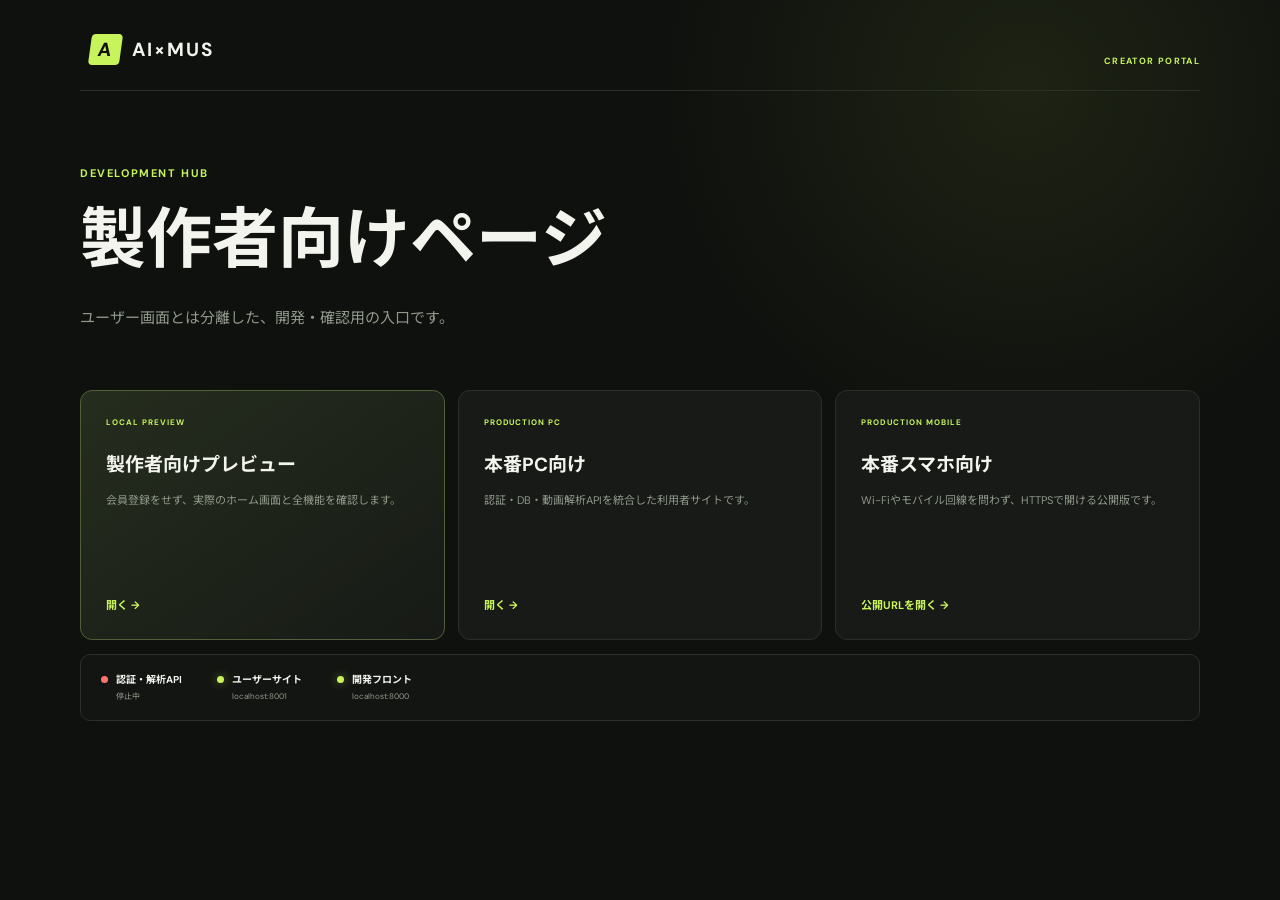
<file: creator.html>
<!doctype html>
<html lang="ja">
<head>
  <meta charset="UTF-8">
  <meta name="viewport" content="width=device-width, initial-scale=1.0">
  <meta name="theme-color" content="#11130f">
  <title>AI×MUS Creator Portal</title>
  <link rel="preconnect" href="https://fonts.googleapis.com">
  <link rel="preconnect" href="https://fonts.gstatic.com" crossorigin>
  <link href="https://fonts.googleapis.com/css2?family=DM+Sans:wght@400;500;600;700&family=Noto+Sans+JP:wght@400;500;600;700&display=swap" rel="stylesheet">
  <link rel="stylesheet" href="styles.css?v=20260615-5">
</head>
<body class="creator-body">
  <main class="creator-portal">
    <header class="creator-header">
      <a class="brand" href="creator.html"><span class="brand-mark">A</span><span>AI×MUS</span></a>
      <span>CREATOR PORTAL</span>
    </header>
    <section class="creator-hero">
      <p class="eyebrow">DEVELOPMENT HUB</p>
      <h1>製作者向けページ</h1>
      <p>ユーザー画面とは分離した、開発・確認用の入口です。</p>
    </section>
    <section class="creator-link-grid">
      <a class="creator-link featured" href="/#creator-preview">
        <span>LOCAL PREVIEW</span><strong>製作者向けプレビュー</strong><p>会員登録をせず、実際のホーム画面と全機能を確認します。</p><b>開く →</b>
      </a>
      <a class="creator-link" href="http://localhost:8001/">
        <span>PRODUCTION PC</span><strong>本番PC向け</strong><p>認証・DB・動画解析APIを統合した利用者サイトです。</p><b>開く →</b>
      </a>
      <a class="creator-link" id="mobileProductionLink" href="https://peaceful-then-grande-quarters.trycloudflare.com/">
        <span>PRODUCTION MOBILE</span><strong>本番スマホ向け</strong><p>Wi-Fiやモバイル回線を問わず、HTTPSで開ける公開版です。</p><b id="mobileProductionUrl">公開URLを開く →</b>
      </a>
    </section>
    <section class="creator-status">
      <div><span id="apiStatusDot"></span><strong>認証・解析API</strong><small id="apiStatusText">確認中...</small></div>
      <div><span class="ready"></span><strong>ユーザーサイト</strong><small>localhost:8001</small></div>
      <div><span class="ready"></span><strong>開発フロント</strong><small>localhost:8000</small></div>
    </section>
  </main>
  <script>
    const apiOrigin = `${location.protocol}//${location.hostname}:8001`;
    fetch(`${apiOrigin}/api/v1/health`)
      .then((response) => {
        if (!response.ok) throw new Error();
        document.querySelector("#apiStatusDot").classList.add("ready");
        document.querySelector("#apiStatusText").textContent = "稼働中";
      })
      .catch(() => {
        document.querySelector("#apiStatusDot").classList.add("error");
        document.querySelector("#apiStatusText").textContent = "停止中";
      });
    fetch(`${apiOrigin}/api/v1/public-url`)
      .then((response) => response.json())
      .then(({ url }) => {
        if (!url) return;
        document.querySelector("#mobileProductionLink").href = url;
        document.querySelector("#mobileProductionUrl").textContent = `${url.replace(/^https?:\/\//, "")} →`;
      })
      .catch(() => {});
  </script>
</body>
</html>
</file>
<file: styles.css>
:root {
  --bg: #0f110e;
  --surface: #171a16;
  --surface-2: #1c201b;
  --surface-3: #232720;
  --line: #2a2f27;
  --text: #f2f4ed;
  --muted: #91998b;
  --lime: #c8f45b;
  --lime-dark: #98c82f;
  --purple: #a58af7;
  --orange: #f0a34b;
  --blue: #74b9ef;
}

* { box-sizing: border-box; }

body {
  margin: 0;
  background: var(--bg);
  color: var(--text);
  font-family: "DM Sans", "Noto Sans JP", sans-serif;
  -webkit-font-smoothing: antialiased;
}

body.auth-loading { overflow: hidden; }
body.auth-loading .app-shell,
body.auth-loading .mobile-bottom-nav { visibility: hidden; }
.auth-gate {
  position: fixed;
  inset: 0;
  z-index: 1000;
  display: grid;
  grid-template-columns: minmax(320px, .9fr) minmax(520px, 1.1fr);
  overflow: auto;
  background: var(--bg);
}
.auth-gate.hidden { display: none; }
.auth-brand-panel {
  min-height: 100vh;
  padding: clamp(32px, 6vw, 84px);
  display: flex;
  flex-direction: column;
  justify-content: space-between;
  gap: 50px;
  background:
    radial-gradient(circle at 20% 75%, rgba(200,244,91,.13), transparent 35%),
    linear-gradient(145deg, #171b14, #0d0f0c);
  border-right: 1px solid var(--line);
}
.auth-brand { padding: 0; width: fit-content; }
.auth-brand-panel h1 { max-width: 480px; margin: 12px 0; font-size: clamp(36px, 5vw, 70px); line-height: 1.04; letter-spacing: -.04em; }
.auth-brand-panel > div > p:last-child { max-width: 480px; color: var(--muted); font-size: 14px; line-height: 1.9; }
.auth-feature-list { display: grid; gap: 13px; }
.auth-feature-list span { display: flex; align-items: center; gap: 11px; color: #cbd1c5; font-size: 12px; }
.auth-feature-list b { color: var(--lime); font-size: 9px; letter-spacing: .08em; }
.auth-form-panel { min-height: 100vh; padding: 42px 24px; display: grid; place-items: center; }
.auth-card { width: min(660px, 100%); }
.auth-tabs { width: fit-content; margin-bottom: 34px; padding: 4px; display: grid; grid-template-columns: 1fr 1fr; border: 1px solid var(--line); border-radius: 9px; background: var(--surface); }
.auth-tabs button { min-width: 130px; height: 40px; border: 0; border-radius: 6px; background: transparent; color: var(--muted); font-size: 12px; font-weight: 700; }
.auth-tabs button.active { background: var(--lime); color: #10120e; }
.auth-form { display: none; }
.auth-form.active { display: block; }
.auth-heading { margin-bottom: 25px; }
.auth-heading h2 { margin: 5px 0 8px; font-size: 28px; }
.auth-heading > p:last-child { margin: 0; color: var(--muted); font-size: 12px; }
.auth-form > label,
.auth-field-grid > label { position: relative; margin-bottom: 14px; display: grid; gap: 7px; color: #cdd2c8; font-size: 11px; font-weight: 600; }
.auth-form input:not([type="checkbox"]),
.auth-form select { width: 100%; height: 47px; padding: 0 13px; border: 1px solid var(--line); border-radius: 7px; outline: 0; background: #131612; color: var(--text); }
.auth-form input:focus,
.auth-form select:focus { border-color: var(--lime-dark); box-shadow: 0 0 0 3px rgba(200,244,91,.08); }
.password-field { position: relative; display: block; }
.password-field input { padding-right: 57px !important; }
.password-field button { position: absolute; top: 50%; right: 7px; height: 31px; padding: 0 8px; transform: translateY(-50%); border: 0; border-radius: 5px; background: #272c24; color: var(--lime); font-size: 9px; font-weight: 700; }
.auth-field-grid { display: grid; grid-template-columns: 1fr 1fr; gap: 0 12px; }
.auth-field-grid > label > span:not(.password-field) { position: absolute; right: 13px; bottom: 15px; color: var(--muted); font-size: 9px; }
.registration-big3 { margin: 7px 0 16px; padding: 17px; border: 1px solid var(--line); border-radius: 9px; }
.registration-big3 legend { padding: 0 7px; font-size: 13px; font-weight: 700; }
.registration-big3 > p { margin: 0 0 13px; color: var(--muted); font-size: 10px; line-height: 1.6; }
.registration-big3-grid { display: grid; grid-template-columns: repeat(3, 1fr); gap: 9px; }
.registration-big3-grid > label { padding: 11px; display: grid; gap: 7px; border: 1px solid var(--line); border-radius: 7px; background: #131612; }
.registration-big3-grid strong { font-size: 10px; }
.registration-big3-grid input[type="number"] { height: 40px; }
.registration-big3-grid em { display: flex; align-items: center; gap: 6px; color: var(--muted); font-size: 9px; font-style: normal; font-weight: 400; }
.auth-consent { margin: 15px 0 !important; padding: 13px; grid-template-columns: auto 1fr; align-items: center; border: 1px solid var(--line); border-radius: 8px; background: var(--surface); }
.auth-consent > span { display: grid; gap: 3px; }
.auth-consent small { color: var(--muted); font-weight: 400; }
.auth-error { min-height: 20px; margin: 8px 0; color: #ff867e; font-size: 11px; }
.auth-error.success { color: var(--lime); }
.auth-submit { width: 100%; height: 49px; border: 0; border-radius: 7px; background: var(--lime); color: #10120e; font-size: 12px; font-weight: 800; }
.auth-submit:disabled { opacity: .55; cursor: wait; }
.auth-session-note { margin-top: 11px; display: block; color: var(--muted); font-size: 9px; text-align: center; }
.forgot-password-button, .auth-back-button { width: 100%; margin-top: 12px; border: 0; background: transparent; color: var(--muted); font-size: 10px; text-align: center; }
.forgot-password-button:hover, .auth-back-button:hover { color: var(--lime); }
.registration-progress { margin-bottom: 25px; display: grid; grid-template-columns: repeat(4, 1fr); gap: 6px; }
.registration-progress i { height: 3px; border-radius: 4px; background: var(--line); }
.registration-progress i.active { background: var(--lime); }
.registration-step { display: none; }
.registration-step.active { display: block; }
.registration-security-note { margin: 4px 0 18px; padding: 13px; border: 1px solid #48533a; border-radius: 8px; background: rgba(200,244,91,.045); }
.registration-security-note strong { font-size: 10px; }
.registration-security-note p { margin: 5px 0 0; color: var(--muted); font-size: 9px; line-height: 1.7; }
.onboarding-message { min-height: 430px; display: flex; flex-direction: column; justify-content: center; text-align: center; }
.onboarding-message > span { color: var(--lime); font-size: 8px; font-weight: 700; letter-spacing: .18em; }
.onboarding-message h2 { max-width: 510px; margin: 20px auto; font-size: clamp(27px, 4vw, 42px); line-height: 1.35; }
.onboarding-message p { max-width: 520px; margin: 0 auto; color: var(--muted); font-size: 12px; line-height: 2; }
.onboarding-message > div { margin-top: 35px; display: flex; justify-content: center; gap: 8px; }
.onboarding-message > div strong { padding: 8px 13px; border: 1px solid var(--line); border-radius: 20px; font-size: 9px; }
.onboarding-message.start h2 { color: var(--lime); }
.auth-form textarea { min-height: 88px; padding: 12px 13px; resize: vertical; border: 1px solid var(--line); border-radius: 7px; outline: 0; background: #131612; color: var(--text); }
.settings-logout-button { height: 40px; margin-left: 8px; padding: 0 17px; border: 1px solid #69403d; border-radius: 7px; background: transparent; color: #ff8e86; font-size: 11px; font-weight: 700; }
.account-settings-heading { margin-top: 28px; }
.account-settings-grid { max-width: 560px; display: grid; grid-template-columns: 1fr; gap: 12px; margin: 18px 0; }
.account-settings-grid > section { padding: 16px; border: 1px solid var(--line); border-radius: 9px; background: #131512; }
.account-settings-grid .settings-field { margin: 0 0 13px; }
.password-settings-form { max-width: 560px; display: grid; gap: 15px; }
.password-settings-form .settings-save-button { justify-self: start; }
.settings-save-button.secondary { border: 1px solid #4d593d; background: #252b21; color: var(--lime); }
.new-user-start { display: none; order: 2; margin-bottom: 14px; padding: 28px; align-items: center; justify-content: space-between; gap: 25px; border: 1px solid #4b5939; border-radius: 12px; background: linear-gradient(135deg, rgba(200,244,91,.09), rgba(23,26,22,.92)); }
.clean-start-home .new-user-start { display: flex; }
.new-user-start h2 { margin: 4px 0 8px; font-size: 23px; }
.new-user-start p:last-child { max-width: 680px; margin: 0; color: var(--muted); font-size: 11px; line-height: 1.8; }
.new-user-actions { display: grid; gap: 8px; min-width: 210px; }
.new-user-actions button { min-height: 43px; padding: 0 14px; border: 1px solid var(--line); border-radius: 7px; background: #171a16; color: var(--text); font-size: 10px; font-weight: 700; }
.new-user-actions button:first-child { border: 0; background: var(--lime); color: #11130f; }
.clean-start-home .home-summary-board,
.clean-start-home .stats-grid,
.clean-start-home .dashboard-grid,
.clean-start-home .recent-panel { display: none; }
.clean-start-home .readiness { display: none; }
.clean-start-home .home-quick-actions { order: 3; }
.clean-start-home .home-tools-grid { order: 4; }
.creator-preview-banner { position: fixed; inset: 0 0 auto 238px; z-index: 100; min-height: 34px; padding: 0 18px; display: flex; align-items: center; gap: 12px; background: #c8f45b; color: #11130f; font-size: 10px; }
.creator-preview-banner span { opacity: .7; }
.creator-preview-banner a { margin-left: auto; color: inherit; font-weight: 700; }
body:has(.creator-preview-banner) .topbar { top: 34px; }
body:has(.creator-preview-banner) .main { padding-top: 34px; }
.creator-body { min-height: 100vh; background: radial-gradient(circle at 80% 10%, rgba(200,244,91,.08), transparent 28%), var(--bg); }
.creator-portal { width: min(1120px, calc(100% - 36px)); margin: 0 auto; padding: 34px 0 70px; }
.creator-header { display: flex; align-items: center; justify-content: space-between; border-bottom: 1px solid var(--line); }
.creator-header .brand { padding-bottom: 25px; }
.creator-header > span { color: var(--lime); font-size: 9px; font-weight: 700; letter-spacing: .15em; }
.creator-hero { padding: 75px 0 45px; }
.creator-hero h1 { margin: 8px 0; font-size: clamp(35px, 6vw, 66px); }
.creator-hero > p:last-child { color: var(--muted); }
.creator-link-grid { display: grid; grid-template-columns: repeat(3, 1fr); gap: 13px; }
.creator-link { min-height: 250px; padding: 25px; display: flex; flex-direction: column; border: 1px solid var(--line); border-radius: 12px; background: var(--surface); color: var(--text); text-decoration: none; transition: .2s ease; }
.creator-link:hover { transform: translateY(-3px); border-color: #53613f; }
.creator-link.featured { background: linear-gradient(145deg, #252d1e, #171a16); border-color: #526039; }
.creator-link > span { color: var(--lime); font-size: 8px; font-weight: 700; letter-spacing: .12em; }
.creator-link strong { margin-top: 22px; font-size: 19px; }
.creator-link p { color: var(--muted); font-size: 11px; line-height: 1.8; }
.creator-link b { margin-top: auto; color: var(--lime); font-size: 11px; }
.creator-status { margin-top: 14px; padding: 17px 20px; display: flex; gap: 35px; border: 1px solid var(--line); border-radius: 10px; background: #131512; }
.creator-status > div { display: grid; grid-template-columns: auto auto; align-items: center; gap: 3px 8px; }
.creator-status span { width: 7px; height: 7px; border-radius: 50%; background: #777; }
.creator-status span.ready { background: var(--lime); box-shadow: 0 0 10px rgba(200,244,91,.45); }
.creator-status span.error { background: #ff756b; }
.creator-status strong { font-size: 10px; }
.creator-status small { grid-column: 2; color: var(--muted); font-size: 8px; }

button, input, textarea { font: inherit; }
button { color: inherit; cursor: pointer; }
.brand-mark { overflow: hidden; }
.brand-mark img { width: 100%; height: 100%; display: block; object-fit: cover; }

.app-shell { min-height: 100vh; display: flex; }

.sidebar {
  position: fixed;
  inset: 0 auto 0 0;
  z-index: 10;
  width: 238px;
  padding: 28px 18px 20px;
  display: flex;
  flex-direction: column;
  background: #131512;
  border-right: 1px solid var(--line);
}

.brand {
  display: flex;
  align-items: center;
  gap: 11px;
  padding: 0 10px 36px;
  color: var(--text);
  text-decoration: none;
  font-size: 19px;
  font-weight: 700;
  letter-spacing: 2px;
}

.brand-mark {
  width: 31px;
  height: 31px;
  display: grid;
  place-items: center;
  background: var(--lime);
  color: #10120e;
  font-weight: 800;
  transform: skew(-8deg);
  border-radius: 4px;
}

.nav { display: grid; gap: 6px; }

.nav-item {
  width: 100%;
  padding: 12px 13px;
  display: flex;
  align-items: center;
  gap: 13px;
  border: 0;
  border-radius: 8px;
  background: transparent;
  color: var(--muted);
  text-align: left;
  transition: .2s ease;
}

.nav-item:hover { background: var(--surface-2); color: var(--text); }
.nav-item.active { background: #24291f; color: var(--lime); font-weight: 600; }
.nav-icon { width: 22px; font-size: 19px; text-align: center; }
.sidebar-spacer { flex: 1; }

.goal-card {
  padding: 17px;
  margin-bottom: 18px;
  border: 1px solid var(--line);
  border-radius: 10px;
  background: var(--surface);
}

.goal-card-label, .eyebrow {
  margin: 0 0 8px;
  color: var(--lime);
  font-size: 10px;
  font-weight: 700;
  letter-spacing: 1.6px;
}

.goal-card-title { margin-bottom: 16px; font-size: 15px; font-weight: 700; }
.goal-card-row { display: flex; justify-content: space-between; gap: 8px; color: #c7ccc1; font-size: 11px; }
.goal-card-row span:last-child { color: var(--lime); }
.progress-track { height: 4px; margin: 9px 0; background: #30342d; border-radius: 4px; overflow: hidden; }
.progress-track span { display: block; height: 100%; background: var(--lime); border-radius: inherit; }
.goal-card-note { color: var(--muted); font-size: 10px; }

.profile {
  padding: 10px;
  display: flex;
  align-items: center;
  gap: 10px;
  border: 0;
  background: transparent;
  text-align: left;
}

.avatar {
  width: 35px;
  height: 35px;
  display: grid;
  place-items: center;
  border-radius: 50%;
  background: #343b2d;
  color: var(--lime);
  font-size: 11px;
  font-weight: 700;
}

.profile-copy { display: grid; flex: 1; gap: 2px; }
.profile-copy strong { font-size: 12px; }
.profile-copy small { color: var(--muted); font-size: 9px; }
.more { color: var(--muted); font-size: 11px; letter-spacing: 1px; }

.main { width: calc(100% - 238px); margin-left: 238px; }

.topbar {
  height: 73px;
  padding: 0 42px;
  display: flex;
  align-items: center;
  justify-content: space-between;
  border-bottom: 1px solid var(--line);
  background: rgba(15, 17, 14, .88);
  backdrop-filter: blur(16px);
  position: sticky;
  top: 0;
  z-index: 5;
}

.breadcrumb { display: flex; align-items: center; gap: 9px; color: var(--muted); font-size: 11px; }
.breadcrumb b { color: #4f564b; }
.breadcrumb strong { color: #cbd0c6; font-weight: 500; }
.top-actions { display: flex; align-items: center; gap: 10px; }
.icon-button { width: 38px; height: 38px; border: 1px solid var(--line); border-radius: 8px; background: var(--surface); position: relative; }
.icon-button span { position: absolute; right: 8px; top: 7px; color: var(--lime); font-size: 6px; }
.primary-button {
  height: 38px;
  padding: 0 16px;
  border: 0;
  border-radius: 7px;
  background: var(--lime);
  color: #12140f;
  font-size: 12px;
  font-weight: 700;
}
.primary-button span { font-size: 17px; vertical-align: -1px; }
.mobile-menu { display: none; border: 0; background: transparent; font-size: 20px; }

.content { max-width: 1440px; margin: 0 auto; padding: 38px 42px 60px; }
.page-view { display: none; }
.page-view.active { display: block; }
.welcome { display: flex; align-items: center; justify-content: space-between; margin-bottom: 30px; }
.welcome h1 { margin: 0 0 8px; font-size: clamp(28px, 3vw, 38px); line-height: 1.2; letter-spacing: -.8px; }
.welcome h1 span { color: var(--lime); }
.welcome > div > p:last-child { margin: 0; color: var(--muted); font-size: 13px; }

.readiness { display: flex; align-items: center; gap: 14px; min-width: 255px; }
.readiness-ring {
  width: 67px;
  height: 67px;
  display: grid;
  place-content: center;
  text-align: center;
  border-radius: 50%;
  background: radial-gradient(circle at center, var(--bg) 56%, transparent 58%), conic-gradient(var(--lime) 0 84%, #30352d 84%);
}
.readiness-ring span { color: var(--lime); font-size: 22px; font-weight: 700; line-height: 1; }
.readiness-ring small { margin-top: 2px; color: var(--muted); font-size: 7px; letter-spacing: 1px; }
.readiness > div:last-child { display: grid; gap: 3px; }
.readiness small { color: var(--muted); font-size: 9px; }
.readiness strong { font-size: 13px; }
.readiness p { margin: 0; color: #687063; font-size: 9px; }

.stats-grid { display: grid; grid-template-columns: repeat(4, 1fr); gap: 12px; margin-bottom: 14px; }
.panel, .stat-card { border: 1px solid var(--line); border-radius: 11px; background: var(--surface); }
.stat-card { min-height: 130px; padding: 17px 18px; }
.stat-top { display: flex; align-items: center; gap: 9px; color: var(--muted); }
.stat-top small { font-size: 10px; }
.stat-icon { width: 25px; height: 25px; display: grid; place-items: center; border-radius: 6px; font-size: 12px; }
.stat-icon.lime { color: var(--lime); background: rgba(200, 244, 91, .12); }
.stat-icon.purple { color: var(--purple); background: rgba(165, 138, 247, .12); }
.stat-icon.orange { color: var(--orange); background: rgba(240, 163, 75, .12); }
.stat-icon.blue { color: var(--blue); background: rgba(116, 185, 239, .12); }
.stat-value { margin: 10px 0 7px; font-size: 25px; font-weight: 700; letter-spacing: -.4px; }
.stat-value span { margin-left: 5px; color: var(--muted); font-size: 11px; font-weight: 500; }
.mini-bars { display: grid; grid-template-columns: repeat(4, 1fr); gap: 4px; }
.mini-bars i { height: 3px; border-radius: 3px; background: #30342d; }
.mini-bars i.done { background: var(--lime); }
.trend { font-size: 10px; font-weight: 600; }
.trend span { margin-left: 4px; color: var(--muted); font-weight: 400; }
.trend.positive { color: var(--lime); }
.trend.negative { color: var(--orange); }
.trend.neutral { color: var(--muted); font-weight: 400; }

.dashboard-grid { display: grid; grid-template-columns: minmax(0, 1.65fr) minmax(300px, .8fr); gap: 14px; }
.dashboard-home.active { display: flex; flex-direction: column; }
.dashboard-home .welcome { order: 1; margin-bottom: 24px; }
.dashboard-home .stats-grid { order: 2; }
.dashboard-home .dashboard-grid { order: 3; grid-template-columns: 1fr; }
.dashboard-home .dashboard-grid .right-column { display: none; }
.dashboard-home .recent-workout-panel { order: 4; }
.dashboard-home .home-tools-grid { order: 5; }
.dashboard-home .bottom-grid { display: none; }
.workout-panel { padding: 24px; }
.panel-header { display: flex; align-items: flex-start; justify-content: space-between; gap: 20px; }
.panel-header h2 { margin: 0 0 21px; font-size: 19px; }
.panel-header h2 span { color: var(--muted); font-size: 12px; font-weight: 400; }
.duration { padding-top: 7px; color: var(--muted); font-size: 10px; }
.duration span { margin-right: 5px; color: var(--lime); }
.exercise-list { border-top: 1px solid var(--line); }
.exercise-row {
  min-height: 67px;
  display: grid;
  grid-template-columns: 32px minmax(145px, 1.4fr) repeat(3, minmax(54px, .5fr)) 57px;
  align-items: center;
  gap: 12px;
  border-bottom: 1px solid var(--line);
}
.exercise-number { color: #596054; font-size: 10px; font-weight: 700; }
.exercise-name { display: grid; gap: 4px; }
.exercise-name strong { font-size: 12px; }
.exercise-name span, .exercise-target small { color: var(--muted); font-size: 9px; }
.exercise-target { display: grid; gap: 4px; }
.exercise-target strong { font-size: 13px; }
.exercise-target em { color: var(--muted); font-size: 9px; font-style: normal; font-weight: 500; }
.exercise-status { justify-self: end; padding: 4px 7px; color: var(--lime); background: rgba(200, 244, 91, .1); border-radius: 4px; font-size: 8px; font-weight: 700; }
.exercise-status.muted { color: #abb2a4; background: #282d25; }
.exercise-more { display: flex; min-height: 46px; padding-left: 44px; gap: 12px; }
.exercise-more span { color: #bbc1b6; font-size: 10px; font-weight: 600; }
.exercise-more small { color: #686f64; font-size: 9px; }

.start-button {
  width: 100%;
  min-height: 58px;
  margin-top: 20px;
  padding: 0 18px;
  display: flex;
  align-items: center;
  gap: 13px;
  border: 0;
  border-radius: 8px;
  background: var(--lime);
  color: #11130e;
  text-align: left;
  transition: transform .18s ease, background .18s ease;
}
.start-button:hover { background: #d4ff68; transform: translateY(-1px); }
.start-button .play { width: 31px; height: 31px; display: grid; place-items: center; background: rgba(17, 19, 14, .13); border-radius: 50%; font-size: 10px; }
.start-button > span:nth-child(2) { display: grid; gap: 2px; }
.start-button strong { font-size: 12px; }
.start-button small { color: #4d5c2d; font-size: 8px; }
.start-button .arrow { margin-left: auto; font-size: 18px; }

.right-column { display: grid; gap: 14px; }
.ai-card { padding: 21px; background: linear-gradient(145deg, #1d2219, #171a16 55%); }
.ai-heading { display: flex; align-items: center; gap: 10px; margin-bottom: 17px; }
.ai-mark { width: 31px; height: 31px; display: grid; place-items: center; color: #17200a; background: var(--lime); border-radius: 8px; }
.ai-heading div { display: grid; gap: 2px; }
.ai-heading small { color: var(--lime); font-size: 8px; font-weight: 700; letter-spacing: 1.2px; }
.ai-heading strong { font-size: 13px; }
.live-dot { margin-left: auto; padding: 3px 6px; border: 1px solid #485336; border-radius: 4px; color: var(--lime); font-size: 7px; letter-spacing: .7px; }
.ai-card > p { margin: 0 0 17px; color: #a5ada0; font-size: 10px; line-height: 1.7; }
.adjustment { display: grid; grid-template-columns: 1fr 25px 1.2fr; align-items: end; padding: 14px 0; border-top: 1px solid var(--line); border-bottom: 1px solid var(--line); }
.adjustment div { display: grid; gap: 4px; }
.adjustment small { color: var(--muted); font-size: 8px; }
.adjustment strong { font-size: 19px; }
.adjustment strong span { color: var(--muted); font-size: 9px; }
.adjust-arrow { color: #62695d; font-size: 13px; }
.lime-text { color: var(--lime); }
.reason { display: flex; gap: 9px; padding: 13px 0; color: var(--lime); }
.reason p { margin: 0; color: #879080; font-size: 9px; line-height: 1.6; }
.reason strong { display: block; margin-bottom: 2px; color: #cbd2c5; font-size: 9px; }
.ai-actions { display: grid; grid-template-columns: 1.4fr 1fr; gap: 7px; }
.ai-actions button { height: 34px; border-radius: 6px; font-size: 9px; font-weight: 700; }
.accept-button { border: 0; background: var(--lime); color: #12140f; }
.secondary-button { border: 1px solid #3a4036; background: transparent; color: #b3baae; }

.next-card { padding: 20px; }
.panel-header.compact { align-items: center; }
.panel-header h3 { margin: 0; font-size: 14px; }
.panel-header button, .updated { border: 0; background: transparent; color: var(--muted); font-size: 8px; }
.schedule-row { min-height: 56px; display: grid; grid-template-columns: 38px 1fr 15px; align-items: center; gap: 11px; border-bottom: 1px solid var(--line); }
.schedule-row:last-child { border-bottom: 0; }
.date-box { width: 35px; height: 38px; display: grid; place-content: center; text-align: center; border-radius: 5px; background: #252a22; }
.date-box b { font-size: 13px; line-height: 1; }
.date-box small { margin-top: 3px; color: var(--muted); font-size: 6px; }
.schedule-row div { display: grid; gap: 4px; }
.schedule-row strong { font-size: 10px; }
.schedule-row small, .schedule-row > span:last-child { color: var(--muted); font-size: 8px; }

.bottom-grid { display: grid; grid-template-columns: 1fr 1fr; gap: 14px; margin-top: 14px; }
.chart-panel, .recovery-panel { min-height: 270px; padding: 21px; }
.period-select { padding: 7px 9px !important; border: 1px solid var(--line) !important; border-radius: 5px; background: #20241e !important; color: #adb4a8 !important; }
.chart-summary { margin-top: 17px; display: flex; align-items: center; gap: 10px; }
.chart-summary > strong { font-size: 23px; }
.chart-summary > strong span { color: var(--muted); font-size: 10px; }
.chart { height: 145px; margin-top: 13px; position: relative; }
.grid-line { position: absolute; left: 0; right: 0; height: 1px; background: #292e26; }
.grid-line:nth-child(1) { top: 15%; }
.grid-line:nth-child(2) { top: 48%; }
.grid-line:nth-child(3) { top: 81%; }
.chart svg { position: absolute; inset: 0 0 15px; width: 100%; height: calc(100% - 15px); overflow: visible; }
.chart-area { fill: url(#area); }
.chart-line { fill: none; stroke: var(--lime); stroke-width: 2; vector-effect: non-scaling-stroke; }
.chart circle { fill: var(--lime); stroke: #20271a; stroke-width: 4; }
.chart-labels { position: absolute; bottom: 0; left: 0; right: 0; display: flex; justify-content: space-between; color: #70776b; font-size: 8px; }

.recovery-panel { display: flex; flex-direction: column; }
.muscle-row { flex: 1; min-height: 45px; display: grid; grid-template-columns: 115px 1fr 34px; align-items: center; gap: 12px; border-bottom: 1px solid var(--line); }
.muscle-row:last-child { border-bottom: 0; }
.muscle-row > div:first-child { display: grid; gap: 3px; }
.muscle-row strong { font-size: 10px; }
.muscle-row span { color: var(--muted); font-size: 7px; }
.recovery-bar { height: 4px; border-radius: 4px; background: #30342d; overflow: hidden; }
.recovery-bar i { display: block; height: 100%; background: var(--lime); border-radius: inherit; }
.recovery-bar.orange-bar i { background: var(--orange); }
.muscle-row > b { font-size: 9px; text-align: right; }
.recent-workout-panel { margin-top: 14px; padding: 22px; }
.text-link { border: 0; background: transparent; color: var(--lime) !important; font-size: 8px; }
.recent-record-summary { margin-top: 17px; padding: 14px 0; display: grid; grid-template-columns: 50px 1fr auto; align-items: center; gap: 14px; border-top: 1px solid var(--line); border-bottom: 1px solid var(--line); }
.recent-record-summary.empty { grid-template-columns: 1fr; }
.recent-empty-state { min-height: 78px; display: grid; place-content: center; gap: 6px; text-align: center; }
.recent-empty-state strong { font-size: 14px; }
.recent-empty-state span { color: var(--muted); font-size: 9px; }
.recent-date { width: 45px; height: 45px; display: grid; place-content: center; border-radius: 8px; background: #252a22; text-align: center; }
.recent-date strong { font-size: 16px; line-height: 1; }
.recent-date span { margin-top: 3px; color: var(--muted); font-size: 7px; }
.recent-session { display: grid; gap: 4px; }
.recent-session strong { font-size: 12px; }
.recent-session span { color: var(--muted); font-size: 8px; }
.recent-score { display: grid; gap: 3px; text-align: right; }
.recent-score small { color: var(--muted); font-size: 7px; }
.recent-score strong { color: var(--lime); font-size: 18px; }
.recent-exercises { display: grid; grid-template-columns: repeat(3, 1fr); gap: 8px; margin-top: 12px; }
.recent-exercises div { padding: 11px; display: grid; gap: 4px; border-radius: 7px; background: #11130f; }
.recent-exercises strong { font-size: 9px; }
.recent-exercises span { color: var(--muted); font-size: 8px; }
.recent-exercises b { color: var(--lime); font-size: 7px; }
.home-tools-grid { display: grid; grid-template-columns: minmax(300px, .72fr) minmax(0, 1.28fr); gap: 14px; margin-top: 14px; }
.rm-calculator, .weekly-volume-chart { min-height: 300px; padding: 22px; }
.tool-description { margin: 13px 0 17px; color: var(--muted); font-size: 11px; }
.rm-inputs { display: grid; grid-template-columns: 1fr 1fr; gap: 9px; }
.rm-inputs label { display: grid; gap: 7px; color: var(--muted); font-size: 10px; }
.rm-inputs label > span { display: flex; align-items: center; border: 1px solid var(--line); border-radius: 7px; background: #11130f; }
.rm-inputs input { width: 100%; height: 42px; padding: 0 9px; border: 0; outline: 0; background: transparent; color: var(--text); font-size: 15px; font-weight: 700; }
.rm-inputs b { padding-right: 10px; color: var(--muted); font-size: 10px; }
.rm-result { margin-top: 14px; padding: 14px; display: grid; grid-template-columns: 1.25fr 1fr; gap: 12px; border-radius: 8px; background: #11130f; }
.rm-result div { display: grid; gap: 5px; }
.rm-result small { color: var(--muted); font-size: 9px; }
.rm-result strong { color: var(--lime); font-size: 23px; }
.rm-result strong span { color: var(--muted); font-size: 10px; }
.rm-note { margin: 10px 0 0; color: var(--muted); font-size: 9px; }
.volume-current { font-size: 18px; }
.volume-current span { color: var(--muted); font-size: 9px; }
.volume-bars { height: 215px; padding: 24px 8px 0; display: grid; grid-template-columns: repeat(5, 1fr); align-items: end; gap: 12px; border-bottom: 1px solid var(--line); }
.volume-bars > div { height: 100%; display: grid; grid-template-rows: 1fr auto auto; justify-items: center; align-items: end; gap: 5px; position: relative; }
.volume-bars div > span { width: min(48px, 68%); display: block; align-self: end; border-radius: 5px 5px 0 0; background: #59644e; transition: height .25s ease; }
.volume-bars .current > span { background: var(--lime); box-shadow: 0 0 18px rgba(200,244,91,.14); }
.volume-bars b { font-size: 9px; }
.volume-bars small { padding-bottom: 7px; color: var(--muted); font-size: 8px; }
.volume-bars .current b, .volume-bars .current small { color: var(--lime); }

.progress-hero { display: flex; align-items: flex-end; justify-content: space-between; gap: 24px; margin-bottom: 26px; }
.progress-hero h1 { margin: 0 0 7px; font-size: 36px; }
.progress-hero > div > p:last-child { margin: 0; color: var(--muted); font-size: 12px; }
.progress-exercise-select { min-width: 220px; display: grid; gap: 7px; color: var(--muted); font-size: 9px; }
.progress-exercise-select select { height: 39px; padding: 0 34px 0 12px; border: 1px solid var(--line); border-radius: 7px; background: #191c17; color: var(--text); }
.progress-summary-grid { display: grid; grid-template-columns: repeat(4, 1fr); gap: 12px; margin-bottom: 14px; }
.progress-metric { min-height: 116px; padding: 18px; display: flex; align-items: flex-start; gap: 13px; }
.progress-metric.featured { border-color: #4b5834; background: linear-gradient(145deg, #1d2318, var(--surface)); }
.metric-icon { width: 31px; height: 31px; flex: 0 0 31px; display: grid; place-items: center; border-radius: 7px; font-size: 12px; font-weight: 700; }
.metric-icon.orange { color: var(--orange); background: rgba(240,163,75,.12); }
.metric-icon.lime { color: var(--lime); background: rgba(200,244,91,.12); }
.metric-icon.purple { color: var(--purple); background: rgba(165,138,247,.12); }
.metric-icon.blue { color: var(--blue); background: rgba(116,185,239,.12); }
.progress-metric div { display: grid; gap: 5px; }
.progress-metric small { color: var(--muted); font-size: 9px; }
.progress-metric strong { font-size: 22px; letter-spacing: -.4px; }
.progress-metric strong em { color: var(--muted); font-size: 9px; font-style: normal; }
.progress-metric p { margin: 0; color: var(--lime); font-size: 8px; }
.progress-metric p.down { color: var(--orange); }
.progress-main-grid { display: grid; grid-template-columns: minmax(0, 1.65fr) minmax(270px, .7fr); gap: 14px; margin-bottom: 14px; }
.performance-chart-panel { min-height: 360px; padding: 22px; }
.chart-tabs { padding: 3px; display: flex; gap: 3px; border-radius: 6px; background: #11130f; }
.chart-tab { padding: 6px 9px; border: 0; border-radius: 4px; background: transparent; color: var(--muted); font-size: 8px; }
.chart-tab.active { background: #2a3025; color: var(--lime); }
.large-chart-summary { display: flex; align-items: center; gap: 10px; margin-top: 18px; }
.large-chart-summary strong { font-size: 28px; }
.large-chart-summary strong span { color: var(--muted); font-size: 10px; }
.large-chart-summary > span { padding: 4px 7px; border-radius: 4px; background: rgba(200,244,91,.1); color: var(--lime); font-size: 8px; }
.performance-chart { height: 225px; margin-top: 10px; padding-left: 30px; position: relative; }
.performance-chart svg { width: calc(100% - 5px); height: 195px; overflow: visible; }
.progress-grid-lines line { stroke: #2a2f27; stroke-width: 1; vector-effect: non-scaling-stroke; }
.progress-chart-area { fill: url(#progressArea); }
.progress-chart-line { fill: none; stroke: var(--lime); stroke-width: 2.5; vector-effect: non-scaling-stroke; }
.performance-chart circle { fill: var(--lime); stroke: #1b2116; stroke-width: 5; }
.axis-labels { position: absolute; left: 0; top: 10px; bottom: 28px; display: flex; flex-direction: column; justify-content: space-between; color: #697064; font-size: 7px; }
.progress-chart-labels { display: flex; justify-content: space-between; color: #697064; font-size: 7px; }
.goal-panel { padding: 22px; background: linear-gradient(155deg, #1e2319, #171a16); }
.goal-panel-heading { display: flex; gap: 10px; align-items: center; padding-bottom: 17px; border-bottom: 1px solid var(--line); }
.goal-panel-heading > span { width: 31px; height: 31px; display: grid; place-items: center; border-radius: 7px; background: var(--lime); color: #11130f; }
.goal-panel-heading h3 { margin: 0; font-size: 14px; }
.current-max { padding: 20px 0 16px; display: grid; gap: 5px; }
.current-max small { color: var(--muted); font-size: 8px; }
.current-max strong { font-size: 30px; }
.current-max strong span { color: var(--muted); font-size: 10px; }
.goal-panel > label { display: grid; gap: 7px; color: #cdd2c8; font-size: 9px; }
.goal-input-wrap { position: relative; }
.goal-input-wrap input { width: 100%; height: 44px; padding: 0 40px 0 12px; border: 1px solid #465238; border-radius: 7px; background: #11130f; color: var(--text); font-size: 17px; font-weight: 700; }
.goal-input-wrap span { position: absolute; right: 13px; top: 15px; color: var(--muted); font-size: 9px; }
.goal-difference { display: flex; justify-content: space-between; margin: 15px 0 8px; font-size: 8px; }
.goal-difference span { color: var(--muted); }
.goal-difference strong { color: var(--lime); }
.goal-progress-track { height: 5px; border-radius: 5px; background: #30342d; overflow: hidden; }
.goal-progress-track i { display: block; height: 100%; border-radius: inherit; background: var(--lime); transition: width .25s ease; }
.goal-progress-copy { margin-top: 6px; display: flex; justify-content: space-between; color: var(--muted); font-size: 7px; }
.goal-progress-copy b { color: var(--lime); }
.goal-save-button { width: 100%; height: 39px; margin-top: 18px; border: 0; border-radius: 7px; background: var(--lime); color: #11130f; font-size: 10px; font-weight: 700; }
.goal-note { margin: 10px 0 0; color: var(--muted); font-size: 7px; text-align: center; }
.exercise-overview { padding: 22px; }
.progress-table-wrap { overflow-x: auto; margin-top: 17px; }
.progress-table { width: 100%; border-collapse: collapse; min-width: 680px; }
.progress-table th { padding: 9px 12px; border-bottom: 1px solid var(--line); color: var(--muted); font-size: 8px; font-weight: 500; text-align: right; }
.progress-table th:first-child, .progress-table td:first-child { text-align: left; }
.progress-table td { padding: 14px 12px; border-bottom: 1px solid var(--line); font-size: 10px; text-align: right; }
.progress-table tr:last-child td { border-bottom: 0; }
.table-exercise { display: grid; gap: 3px; }
.table-exercise strong { font-size: 10px; }
.table-exercise small { color: var(--muted); font-size: 7px; }
.table-change { color: var(--lime); }
.table-goal { display: inline-flex; align-items: center; gap: 5px; color: var(--lime); }

.menu-hero { display: flex; justify-content: space-between; align-items: flex-end; gap: 20px; margin-bottom: 24px; }
.menu-hero h1 { margin: 0 0 7px; font-size: 36px; }
.menu-hero > div > p:last-child { margin: 0; color: var(--muted); font-size: 12px; }
.menu-save-button { height: 39px; padding: 0 17px; border: 0; border-radius: 7px; background: var(--lime); color: #11130f; font-size: 10px; font-weight: 700; }
.mode-selector { display: grid; grid-template-columns: 1fr 1fr; gap: 12px; margin-bottom: 22px; }
.mode-card { min-height: 92px; padding: 17px; display: grid; grid-template-columns: 27px 38px 1fr 24px; align-items: center; gap: 12px; border: 1px solid var(--line); border-radius: 10px; background: var(--surface); text-align: left; }
.mode-card.active { border-color: #56683a; background: linear-gradient(145deg, #20261a, var(--surface)); }
.mode-number { color: #626a5e; font-size: 9px; }
.mode-icon { width: 38px; height: 38px; display: grid; place-items: center; border-radius: 8px; background: #2a3026; color: var(--lime); font-size: 16px; }
.mode-icon.ai { background: var(--lime); color: #11130f; }
.mode-copy { display: grid; gap: 5px; }
.mode-copy strong { font-size: 13px; }
.mode-copy small { color: var(--muted); font-size: 9px; }
.mode-check { width: 20px; height: 20px; display: none; place-items: center; border-radius: 50%; background: var(--lime); color: #11130f; font-size: 10px; font-weight: 700; }
.mode-card.active .mode-check { display: grid; }
.menu-mode-panel { display: none; }
.menu-mode-panel.active { display: block; }
.section-title-row { display: flex; align-items: flex-end; justify-content: space-between; gap: 20px; margin-bottom: 14px; }
.section-title-row h2 { margin: 0 0 5px; font-size: 18px; }
.section-title-row > div > p:last-child { margin: 0; color: var(--muted); font-size: 9px; }
.week-summary { display: flex; align-items: baseline; gap: 7px; color: var(--muted); font-size: 8px; }
.week-summary span { color: var(--text); }
.week-summary b { color: var(--lime); font-size: 20px; }
.week-tabs { display: grid; grid-template-columns: repeat(7, 1fr); gap: 7px; margin-bottom: 10px; }
.week-tab { min-height: 75px; padding: 10px 7px; display: grid; justify-items: center; gap: 3px; border: 1px solid var(--line); border-radius: 8px; background: var(--surface); color: var(--muted); }
.week-tab small { font-size: 7px; letter-spacing: 1px; }
.week-tab strong { color: var(--text); font-size: 14px; }
.week-tab span { max-width: 100%; overflow: hidden; color: #687064; font-size: 7px; text-overflow: ellipsis; white-space: nowrap; }
.week-tab.active { border-color: var(--lime-dark); background: rgba(200,244,91,.08); }
.week-tab.active small, .week-tab.has-workout span { color: var(--lime); }
.day-editor { padding: 22px; }
.day-editor-header { display: flex; justify-content: space-between; align-items: flex-start; gap: 20px; padding-bottom: 17px; border-bottom: 1px solid var(--line); }
.day-editor-header h3 { margin: 0; font-size: 15px; }
.total-time-input { display: grid; justify-items: end; gap: 6px; color: var(--muted); font-size: 8px; }
.total-time-input > span { display: flex; align-items: center; border: 1px solid var(--line); border-radius: 6px; background: #11130f; overflow: hidden; }
.total-time-input input { width: 65px; height: 34px; padding: 0 8px; border: 0; outline: 0; background: transparent; color: var(--text); text-align: right; }
.total-time-input b { padding-right: 10px; color: var(--muted); font-size: 8px; }
.day-exercises { display: grid; gap: 8px; padding: 14px 0; }
.day-empty { min-height: 110px; display: grid; place-content: center; justify-items: center; gap: 5px; border: 1px dashed #363c32; border-radius: 8px; color: var(--muted); text-align: center; }
.day-empty > span { color: var(--lime); font-size: 18px; }
.day-empty strong { color: #aab1a5; font-size: 10px; }
.day-empty small { font-size: 8px; }
.menu-exercise-row { display: grid; grid-template-columns: minmax(150px, 1.5fr) repeat(4, minmax(66px, .6fr)) 28px; gap: 7px; align-items: end; padding: 12px; border: 1px solid var(--line); border-radius: 8px; background: #11130f; }
.menu-exercise-row label { display: grid; gap: 5px; color: var(--muted); font-size: 7px; }
.menu-exercise-row input, .menu-exercise-row select { width: 100%; height: 34px; min-width: 0; padding: 0 8px; border: 1px solid var(--line); border-radius: 5px; outline: 0; background: #181b16; color: var(--text); font-size: 9px; }
.menu-exercise-row select { max-width: 100%; }
.remove-menu-exercise { width: 28px; height: 34px; border: 0; background: transparent; color: #697064; }
.add-day-exercise { width: 100%; height: 40px; border: 1px dashed #4a553b; border-radius: 7px; background: rgba(200,244,91,.04); color: var(--lime); font-size: 9px; font-weight: 700; }
.ai-builder-layout { display: grid; grid-template-columns: minmax(0, 1.25fr) minmax(280px, .75fr); gap: 14px; }
.ai-builder, .ai-plan-preview { padding: 23px; }
.ai-builder-heading { display: flex; gap: 12px; padding-bottom: 20px; border-bottom: 1px solid var(--line); }
.ai-builder-heading > span { width: 38px; height: 38px; display: grid; place-items: center; border-radius: 8px; background: var(--lime); color: #11130f; }
.ai-builder-heading h2 { margin: 0 0 4px; font-size: 17px; }
.ai-builder-heading p:last-child { margin: 0; color: var(--muted); font-size: 9px; }
.builder-step { padding: 20px 0; border-bottom: 1px solid var(--line); }
.step-heading { display: flex; gap: 9px; align-items: center; margin-bottom: 13px; }
.step-heading > span { width: 23px; height: 23px; display: grid; place-items: center; border-radius: 50%; background: #2a3025; color: var(--lime); font-size: 8px; }
.step-heading div { display: grid; gap: 3px; }
.step-heading strong { font-size: 10px; }
.step-heading small { color: var(--muted); font-size: 7px; }
.frequency-options { display: grid; grid-template-columns: repeat(5, 1fr); gap: 6px; }
.frequency-options button, .split-options button { border: 1px solid var(--line); border-radius: 7px; background: #11130f; color: var(--muted); }
.frequency-options button { height: 38px; font-size: 9px; }
.frequency-options button.active, .split-options button.active { border-color: var(--lime-dark); background: rgba(200,244,91,.1); color: var(--lime); }
.split-options { display: grid; grid-template-columns: repeat(2, 1fr); gap: 7px; }
.split-options button { min-height: 58px; padding: 10px; display: grid; gap: 4px; text-align: left; }
.split-options strong { color: var(--text); font-size: 10px; }
.split-options small { font-size: 7px; }
.generate-plan-button { width: 100%; height: 43px; margin-top: 20px; border: 0; border-radius: 7px; background: var(--lime); color: #11130f; font-size: 10px; font-weight: 700; }
.generate-plan-button span { margin-right: 5px; }
.preview-heading { display: flex; justify-content: space-between; align-items: flex-start; padding-bottom: 16px; border-bottom: 1px solid var(--line); }
.preview-heading h3 { margin: 0; font-size: 14px; }
.preview-heading > span { padding: 5px 7px; border-radius: 5px; background: rgba(200,244,91,.1); color: var(--lime); font-size: 7px; }
.ai-week-preview { display: grid; gap: 6px; padding: 15px 0; }
.ai-preview-day { min-height: 45px; padding: 8px 10px; display: grid; grid-template-columns: 30px 1fr auto; align-items: center; gap: 9px; border-radius: 7px; background: #11130f; }
.ai-preview-day > span { color: var(--muted); font-size: 8px; }
.ai-preview-day div { display: grid; gap: 3px; }
.ai-preview-day strong { font-size: 9px; }
.ai-preview-day small { color: var(--muted); font-size: 7px; }
.ai-preview-day b { color: var(--lime); font-size: 7px; }
.ai-preview-day.rest { opacity: .55; }
.ai-plan-note { display: flex; gap: 8px; padding: 12px; border-radius: 7px; background: rgba(200,244,91,.06); color: var(--lime); }
.ai-plan-note p { margin: 0; color: var(--muted); font-size: 8px; line-height: 1.6; }
.ai-wizard { max-width: 940px; margin: 0 auto; padding: 25px; }
.wizard-progress { max-width: 650px; margin: 24px auto 6px; display: flex; justify-content: space-between; position: relative; }
.wizard-progress-line { position: absolute; left: 9%; right: 9%; top: 14px; height: 2px; background: #30352d; }
.wizard-progress-line i { display: block; width: 0; height: 100%; background: var(--lime); transition: width .3s ease; }
.wizard-dot { z-index: 1; padding: 0; display: grid; justify-items: center; gap: 5px; border: 0; background: transparent; color: var(--muted); }
.wizard-dot span { width: 29px; height: 29px; display: grid; place-items: center; border: 2px solid #343a30; border-radius: 50%; background: var(--surface); font-size: 8px; font-weight: 700; }
.wizard-dot small { font-size: 7px; }
.wizard-dot.active span, .wizard-dot.complete span { border-color: var(--lime); background: var(--lime); color: #11130f; }
.wizard-dot.active small, .wizard-dot.complete small { color: var(--lime); }
.wizard-pages { min-height: 330px; padding-top: 24px; }
.wizard-page { display: none; animation: wizardIn .25s ease; }
.wizard-page.active { display: block; }
@keyframes wizardIn { from { opacity: 0; transform: translateX(10px); } to { opacity: 1; transform: translateX(0); } }
.wizard-question { margin-bottom: 22px; text-align: center; }
.wizard-question > span { color: var(--lime); font-size: 8px; font-weight: 700; letter-spacing: 1.4px; }
.wizard-question h3 { margin: 8px 0 6px; font-size: 19px; }
.wizard-question p { margin: 0; color: var(--muted); font-size: 9px; }
.choice-grid { display: grid; gap: 8px; }
.frequency-choice { grid-template-columns: repeat(5, 1fr); }
.time-choice { grid-template-columns: repeat(3, 1fr); }
.choice-grid button, .purpose-choice button { border: 1px solid var(--line); border-radius: 8px; background: #11130f; color: var(--muted); }
.choice-grid button { min-height: 93px; padding: 12px 7px; display: grid; place-content: center; gap: 4px; text-align: center; }
.choice-grid button strong { color: var(--text); font-size: 20px; }
.time-choice button strong { font-size: 15px; }
.choice-grid button span { font-size: 8px; }
.choice-grid button small { font-size: 7px; }
.choice-grid button.active, .purpose-choice button.active { border-color: var(--lime-dark); background: rgba(200,244,91,.09); color: var(--lime); }
.choice-grid button.active strong { color: var(--lime); }
.purpose-choice { display: grid; grid-template-columns: repeat(2, 1fr); gap: 8px; }
.purpose-choice button { min-height: 82px; padding: 13px; display: grid; gap: 5px; text-align: left; }
.purpose-choice button > span { color: var(--lime); font-size: 7px; font-weight: 700; letter-spacing: 1px; }
.purpose-choice strong { color: var(--text); font-size: 11px; }
.purpose-choice small { font-size: 8px; }
.wizard-split-options { max-width: 650px; margin: 0 auto; }
.preference-field { display: grid; gap: 8px; color: #cdd2c8; font-size: 9px; }
.preference-field textarea { min-height: 105px; padding: 12px; border: 1px solid var(--line); border-radius: 8px; outline: 0; background: #11130f; color: var(--text); resize: vertical; }
.profile-reference { margin-top: 14px; padding: 12px; display: grid; grid-template-columns: 1.4fr repeat(4, 1fr); align-items: center; gap: 8px; border-radius: 8px; background: #11130f; }
.profile-reference > span { color: var(--muted); font-size: 8px; }
.profile-reference div { display: grid; gap: 3px; }
.profile-reference strong { font-size: 10px; }
.profile-reference small { color: var(--muted); font-size: 7px; }
.wizard-actions { padding-top: 18px; display: flex; justify-content: space-between; border-top: 1px solid var(--line); }
.wizard-back, .wizard-next { height: 39px; padding: 0 18px; border-radius: 7px; font-size: 9px; font-weight: 700; }
.wizard-back { border: 1px solid var(--line); background: transparent; color: var(--muted); visibility: hidden; }
.wizard-next { margin-left: auto; border: 0; background: var(--lime); color: #11130f; }
.wizard-actions .generate-plan-button { display: none; width: auto; min-width: 190px; height: 39px; margin: 0 0 0 auto; padding: 0 18px; }
.ai-result { display: none; }
.ai-result.active { display: block; }
.ai-result-header { margin: 24px 0 14px; display: flex; align-items: flex-end; justify-content: space-between; gap: 20px; }
.ai-result-header h2 { margin: 0 0 5px; font-size: 20px; }
.ai-result-header p:last-child { margin: 0; color: var(--muted); font-size: 9px; }
.ai-result-header button { height: 34px; padding: 0 12px; border: 1px solid var(--line); border-radius: 6px; background: var(--surface); color: var(--muted); font-size: 8px; }
.generated-week { display: grid; gap: 12px; }
.generated-day { padding: 20px; border: 1px solid var(--line); border-radius: 10px; background: var(--surface); }
.generated-day-header { display: flex; justify-content: space-between; align-items: flex-start; padding-bottom: 14px; border-bottom: 1px solid var(--line); }
.generated-day-header div { display: grid; gap: 3px; }
.generated-day-header strong { font-size: 14px; }
.generated-day-header small { color: var(--lime); font-size: 8px; }
.generated-day-header > span { color: var(--muted); font-size: 8px; }
.phase-block { margin-top: 14px; }
.phase-title { display: flex; align-items: center; gap: 7px; margin-bottom: 7px; }
.phase-title span { width: 20px; height: 20px; display: grid; place-items: center; border-radius: 5px; background: rgba(200,244,91,.1); color: var(--lime); font-size: 8px; }
.phase-title strong { font-size: 9px; }
.phase-title small { margin-left: auto; color: var(--muted); font-size: 7px; }
.generated-exercise { min-height: 42px; display: grid; grid-template-columns: 1.7fr repeat(4, .65fr); align-items: center; gap: 8px; padding: 10px; border-bottom: 1px solid #292d26; background: #11130f; }
.generated-exercise:first-of-type { border-radius: 7px 7px 0 0; }
.generated-exercise:last-child { border-bottom: 0; border-radius: 0 0 7px 7px; }
.generated-exercise-heading { display: grid; gap: 5px; }
.generated-exercise-heading strong { font-size: 9px; }
.generated-exercise-heading a { width: fit-content; color: var(--lime); font-size: 7px; text-decoration: none; }
.generated-exercise-heading a:hover { text-decoration: underline; }
.generated-exercise div { display: grid; gap: 2px; }
.generated-exercise small { color: var(--muted); font-size: 6px; }
.generated-exercise b { font-size: 9px; font-weight: 600; }
.generated-exercise .weight-basis { grid-column: 1 / -1; margin: 0; padding-top: 6px; border-top: 1px dashed #30352d; color: #aeb6a7; font-size: 8px; line-height: 1.5; }

.weight-growth-panel { margin-bottom: 14px; padding: 22px; }
.weight-summary { display: flex; align-items: baseline; gap: 8px; }
.weight-summary strong { font-size: 18px; }
.weight-summary span { color: var(--orange); font-size: 8px; }
.weight-line-chart { height: 165px; margin-top: 13px; }
.weight-line-chart svg { width: 100%; height: 140px; overflow: visible; }
.weight-line-chart line { stroke: var(--line); }
.weight-line-chart path { fill: none; stroke: var(--blue); stroke-width: 2.5; vector-effect: non-scaling-stroke; }
.weight-line-chart circle { fill: var(--blue); stroke: var(--surface); stroke-width: 4; }
.weight-line-chart > div { display: flex; justify-content: space-between; color: var(--muted); font-size: 7px; }
.subpage-hero { display: flex; justify-content: space-between; align-items: flex-end; gap: 20px; margin-bottom: 24px; }
.subpage-hero h1 { margin: 0 0 7px; font-size: 34px; }
.subpage-hero > div > p:last-child { margin: 0; color: var(--muted); font-size: 11px; }
.month-switcher { height: 38px; padding: 0 6px; display: flex; align-items: center; gap: 15px; border: 1px solid var(--line); border-radius: 7px; background: var(--surface); }
.month-switcher button { border: 0; background: transparent; color: var(--muted); }
.month-switcher strong { font-size: 10px; }
.calendar-summary { display: grid; grid-template-columns: repeat(3, 1fr); gap: 10px; margin-bottom: 14px; }
.calendar-summary article { padding: 16px 18px; border: 1px solid var(--line); border-radius: 9px; background: var(--surface); }
.calendar-summary small { color: var(--muted); font-size: 8px; }
.calendar-summary strong { display: block; margin: 7px 0 3px; font-size: 22px; }
.calendar-summary strong span { margin-left: 4px; color: var(--muted); font-size: 8px; }
.calendar-summary p { margin: 0; color: var(--muted); font-size: 7px; }
.calendar-layout { display: grid; grid-template-columns: minmax(0, 1.7fr) minmax(270px, .7fr); gap: 14px; }
.calendar-card, .calendar-detail { padding: 20px; }
.calendar-weekdays, .calendar-grid { display: grid; grid-template-columns: repeat(7, 1fr); }
.calendar-weekdays span { padding: 8px; color: var(--muted); font-size: 8px; text-align: center; }
.calendar-grid button { min-height: 82px; padding: 8px; display: flex; flex-direction: column; gap: 6px; border: 1px solid #252a23; background: #121410; color: var(--text); text-align: left; }
.calendar-grid button:hover, .calendar-grid button.selected { border-color: var(--lime-dark); background: #20261a; }
.calendar-grid b { font-size: 9px; }
.calendar-grid span { padding: 4px 5px; overflow: hidden; border-radius: 4px; background: rgba(200,244,91,.12); color: var(--lime); font-size: 7px; text-overflow: ellipsis; white-space: nowrap; }
.calendar-grid .planned span { background: rgba(116,185,239,.1); color: var(--blue); }
.calendar-grid .outside { color: #4c5248; }
.calendar-detail h2 { margin: 5px 0; font-size: 20px; }
.detail-meta { margin: 0 0 17px; color: var(--muted); font-size: 8px; }
.history-exercise { min-height: 55px; padding: 10px 0; display: grid; grid-template-columns: 1fr auto; gap: 4px; border-bottom: 1px solid var(--line); }
.history-exercise strong { font-size: 10px; }
.history-exercise span { color: var(--muted); font-size: 8px; }
.history-exercise b { grid-column: 2; grid-row: 1 / 3; align-self: center; color: var(--lime); font-size: 8px; }
.history-note { margin-top: 15px; padding: 11px; border-radius: 7px; background: #11130f; }
.history-note small { color: var(--lime); font-size: 7px; }
.history-note p { margin: 5px 0 0; color: var(--muted); font-size: 8px; line-height: 1.6; }
.history-actions {
  display: grid;
  grid-template-columns: 1fr 1fr;
  gap: 8px;
  margin-top: 14px;
}
.history-actions button {
  min-height: 42px;
  padding: 0 12px;
  border: 1px solid #4c5a3c;
  border-radius: 7px;
  background: #252c20;
  color: var(--lime);
  font-size: 11px;
  font-weight: 700;
}
.history-actions button.primary {
  border-color: var(--lime);
  background: var(--lime);
  color: #11130f;
}
.history-editing-notice {
  margin: -8px 0 16px;
  padding: 10px 12px;
  border: 1px solid #4a573a;
  border-radius: 7px;
  background: rgba(200,244,91,.06);
  color: #cbd8b8;
  font-size: 10px;
}
.status-pill, .live-analysis { padding: 8px 11px; border-radius: 20px; color: var(--lime); background: rgba(200,244,91,.1); font-size: 8px; }
.recovery-summary-grid, .recovery-page-grid { display: grid; grid-template-columns: 1fr 1fr; gap: 14px; margin-bottom: 14px; }
.recovery-score-card { padding: 22px; display: flex; align-items: center; gap: 20px; }
.big-ring { width: 92px; height: 92px; flex: 0 0 92px; display: grid; place-content: center; border-radius: 50%; background: radial-gradient(circle, var(--surface) 57%, transparent 59%), conic-gradient(var(--lime) 84%, #30352d 0); text-align: center; }
.big-ring strong { color: var(--lime); font-size: 27px; }
.big-ring small { color: var(--muted); font-size: 7px; }
.recovery-score-card > div:last-child small, .recovery-score-card p { color: var(--muted); font-size: 8px; }
.recovery-score-card h2 { margin: 6px 0; font-size: 17px; }
.fatigue-trend, .body-status-card, .recovery-parts { padding: 22px; }
.fatigue-trend h3, .recovery-parts h3 { margin: 0; font-size: 14px; }
.fatigue-bars { height: 100px; margin-top: 18px; display: flex; align-items: flex-end; gap: 8px; }
.fatigue-bars i { flex: 1; border-radius: 4px 4px 0 0; background: #4c5640; }
.fatigue-bars i.today { background: var(--lime); }
.bar-labels { display: flex; justify-content: space-around; margin-top: 5px; color: var(--muted); font-size: 7px; }
.pain-status-list { margin-top: 14px; }
.pain-status-list > div { min-height: 53px; display: grid; grid-template-columns: 10px 55px 1fr auto; align-items: center; gap: 8px; border-bottom: 1px solid var(--line); }
.pain-level { width: 7px; height: 7px; border-radius: 50%; }
.pain-level.mild { background: var(--orange); }
.pain-level.clear { background: var(--lime); }
.pain-status-list strong { font-size: 9px; }
.pain-status-list p { color: var(--muted); font-size: 8px; }
.pain-status-list b { color: var(--orange); font-size: 9px; }
.recovery-part { min-height: 43px; display: grid; grid-template-columns: 50px 1fr 35px; align-items: center; gap: 9px; }
.recovery-part span, .recovery-part strong { font-size: 8px; }
.recovery-part i { height: 5px; border-radius: 5px; background: #30352d; overflow: hidden; }
.recovery-part i b { display: block; height: 100%; background: var(--lime); }
.recovery-part.warning i b { background: var(--orange); }
.coach-grid { display: grid; grid-template-columns: minmax(0, 1.4fr) minmax(280px, .7fr); gap: 14px; }
.coach-main { padding: 28px; background: linear-gradient(145deg, #20271a, var(--surface)); }
.coach-avatar { width: 42px; height: 42px; margin-bottom: 18px; display: grid; place-items: center; border-radius: 10px; background: var(--lime); color: #11130f; font-size: 18px; }
.coach-main h2 { max-width: 550px; margin: 6px 0 12px; font-size: 23px; }
.coach-main > p:last-of-type { max-width: 620px; color: #adb5a8; font-size: 10px; line-height: 1.9; }
.coach-actions { display: flex; gap: 8px; margin-top: 20px; }
.coach-actions button { height: 37px; padding: 0 14px; border: 1px solid #4b573b; border-radius: 6px; background: var(--lime); color: #11130f; font-size: 8px; font-weight: 700; }
.coach-actions button:last-child { background: transparent; color: var(--lime); }
.coach-insights { display: grid; gap: 10px; }
.insight-card { padding: 16px; display: flex; gap: 11px; }
.insight-card > span { width: 29px; height: 29px; display: grid; place-items: center; border-radius: 7px; background: rgba(200,244,91,.1); color: var(--lime); }
.insight-card.warning > span { color: var(--orange); background: rgba(240,163,75,.1); }
.insight-card div { display: grid; gap: 4px; }
.insight-card small { color: var(--muted); font-size: 7px; }
.insight-card strong { font-size: 9px; }
.insight-card p { margin: 0; color: var(--muted); font-size: 7px; line-height: 1.5; }
.weekly-coach { margin-top: 14px; padding: 22px; }
.coach-tips { display: grid; grid-template-columns: repeat(3, 1fr); gap: 10px; margin-top: 16px; }
.coach-tips div { padding: 14px; border-radius: 7px; background: #11130f; }
.coach-tips b { color: var(--lime); font-size: 8px; }
.coach-tips strong { display: block; margin: 8px 0 5px; font-size: 9px; }
.coach-tips p { margin: 0; color: var(--muted); font-size: 7px; line-height: 1.6; }
.coach-settings-link { height: 40px; padding: 0 15px; border: 1px solid var(--line); border-radius: 7px; background: var(--surface); color: var(--lime); font-size: 12px; }
.video-analysis-workspace { margin-bottom: 14px; padding: 24px; }
.video-workspace-header { display: flex; align-items: flex-end; justify-content: space-between; gap: 20px; }
.analysis-header-controls { display: grid; justify-items: end; gap: 8px; }
.backend-status {
  display: inline-flex;
  align-items: center;
  gap: 6px;
  padding: 5px 9px;
  border: 1px solid var(--line);
  border-radius: 999px;
  color: var(--muted);
  font-size: 9px;
}
.backend-status::before { content: ""; width: 7px; height: 7px; border-radius: 50%; background: #7c8378; }
.backend-status.online { border-color: #4f603b; color: var(--lime); }
.backend-status.online::before { background: var(--lime); box-shadow: 0 0 8px rgba(200,244,91,.5); }
.backend-status.offline { border-color: #71433b; color: #f08a75; }
.backend-status.offline::before { background: #f08a75; }
.video-workspace-header h2 { margin: 0 0 5px; font-size: 22px; }
.video-workspace-header p:last-child { margin: 0; color: var(--muted); font-size: 12px; }
.analysis-profile-select { min-width: 250px; display: grid; gap: 7px; color: var(--muted); font-size: 11px; }
.analysis-profile-select select, .settings-field select { height: 42px; padding: 0 12px; border: 1px solid var(--line); border-radius: 7px; background: #11130f; color: var(--text); }
.video-folder-tabs { width: min(620px, 100%); margin: 25px auto 20px; display: grid; grid-template-columns: 1fr; gap: 12px; }
.video-folder { min-height: 92px; padding: 16px 58px; display: grid; place-content: center; position: relative; border: 1px solid #44503b; border-radius: 8px; background: #20251e; color: #d9ded4; text-align: center; transition: border-color .2s ease, background .2s ease, transform .2s ease; }
.video-folder:hover { border-color: #768763; background: #272e23; transform: translateY(-1px); }
.video-folder strong { font-size: 20px; font-weight: 500; letter-spacing: .05em; }
.video-folder small { margin-top: 7px; color: var(--muted); font-size: 10px; }
.video-folder small b { color: var(--lime); }
.video-folder > span { width: 24px; height: 24px; display: none; place-items: center; position: absolute; top: 50%; right: 20px; transform: translateY(-50%); border-radius: 50%; background: var(--lime); color: #11130f; font-size: 11px; font-weight: 700; }
.video-folder.active { border-color: var(--lime); background: linear-gradient(135deg, #303a27, #252c21); box-shadow: inset 4px 0 0 var(--lime); }
.video-folder.active strong { color: var(--lime); }
.video-folder.active > span { display: grid; }
.video-folder-content { display: grid; grid-template-columns: minmax(230px, .65fr) 1.35fr; gap: 10px; }
.video-dropzone input { position: absolute; opacity: 0; pointer-events: none; }
.video-dropzone label { min-height: 170px; padding: 20px; display: grid; place-content: center; justify-items: center; gap: 7px; border: 1px dashed #566344; border-radius: 9px; background: rgba(200,244,91,.035); text-align: center; cursor: pointer; }
.video-dropzone label > span { width: 34px; height: 34px; display: grid; place-items: center; border-radius: 50%; background: var(--lime); color: #11130f; font-size: 20px; }
.video-dropzone strong { font-size: 13px; }
.video-dropzone small { color: var(--muted); font-size: 10px; line-height: 1.6; }
.video-file-list { min-height: 170px; padding: 9px; display: grid; align-content: start; gap: 7px; border-radius: 9px; background: #11130f; }
.empty-video-folder { min-height: 150px; display: grid; place-items: center; color: var(--muted); font-size: 11px; text-align: center; }
.video-file { padding: 12px; display: grid; grid-template-columns: 45px minmax(150px, .8fr) minmax(320px, 1.4fr) auto; align-items: center; gap: 10px; border: 1px solid var(--line); border-radius: 7px; background: var(--surface); }
.video-thumb { width: 45px; height: 38px; display: grid; place-items: center; border-radius: 5px; background: #272d24; color: var(--lime); }
.video-file-info { min-width: 0; display: grid; gap: 3px; }
.video-file-info strong { overflow: hidden; font-size: 11px; text-overflow: ellipsis; white-space: nowrap; }
.video-file-info small { color: var(--muted); font-size: 9px; }
.video-batch-toolbar { display: flex; align-items: center; justify-content: space-between; gap: 12px; padding: 7px 3px 10px; }
.video-batch-toolbar div { display: grid; gap: 2px; }
.video-batch-toolbar strong { font-size: 11px; }
.video-batch-toolbar small { color: var(--muted); font-size: 9px; }
.video-batch-toolbar button { height: 34px; padding: 0 12px; border: 1px solid #56683a; border-radius: 6px; background: rgba(200,244,91,.08); color: var(--lime); font-size: 9px; font-weight: 700; }
.video-attempt-inputs { display: grid; grid-template-columns: repeat(3, minmax(82px, 1fr)); gap: 7px; }
.video-attempt-inputs label { display: grid; gap: 4px; color: var(--muted); font-size: 8px; }
.video-attempt-inputs label > span { display: grid; grid-template-columns: 1fr auto; align-items: center; }
.video-attempt-inputs input,
.video-attempt-inputs select { width: 100%; height: 34px; min-width: 0; padding: 0 8px; border: 1px solid var(--line); border-radius: 5px; background: #11130f; color: var(--text); font-size: 10px; }
.video-attempt-inputs label > span input { grid-column: 1 / 3; grid-row: 1; padding-right: 28px; }
.video-attempt-inputs label > span b { z-index: 1; grid-column: 2; grid-row: 1; padding-right: 8px; color: var(--muted); font-size: 8px; }
.analyze-video-button { height: 31px; padding: 0 10px; border: 0; border-radius: 5px; background: var(--lime); color: #11130f; font-size: 10px; font-weight: 700; }
.analysis-result-card { margin-bottom: 14px; padding: 24px; }
.analysis-empty { min-height: 150px; display: grid; place-content: center; justify-items: center; gap: 7px; text-align: center; }
.analysis-empty > span { color: var(--lime); font-size: 24px; }
.analysis-empty h3 { margin: 0; font-size: 16px; }
.analysis-empty p { margin: 0; color: var(--muted); font-size: 11px; }
.analysis-loading { min-height: 170px; display: grid; place-content: center; justify-items: center; gap: 13px; text-align: center; }
.analysis-loading progress { width: min(280px, 70vw); accent-color: var(--lime); }
.analysis-loading em { color: var(--lime); font-size: 10px; font-style: normal; }
.analysis-api-error { padding: 22px; border: 1px solid #71433b; border-radius: 10px; background: rgba(240,100,75,.06); }
.analysis-api-error h3 { margin: 0 0 8px; color: #f0a28f; }
.analysis-api-error p { margin: 0; color: var(--muted); font-size: 11px; line-height: 1.7; }
.analysis-rule-checks { margin-top: 12px; padding: 14px; border: 1px solid #4d593d; border-radius: 8px; background: rgba(200,244,91,.04); }
.analysis-rule-checks h3 { margin: 0 0 8px; color: var(--lime); font-size: 12px; }
.analysis-rule-checks ul { margin: 0; padding-left: 18px; color: #c3cabd; font-size: 10px; line-height: 1.8; }
.analysis-rule-checks a { display: inline-block; margin-top: 9px; color: var(--lime); font-size: 9px; text-decoration: none; }
.analysis-spinner { width: 42px; height: 42px; border: 3px solid #333a2e; border-top-color: var(--lime); border-radius: 50%; animation: spin .8s linear infinite; }
@keyframes spin { to { transform: rotate(360deg); } }
.analysis-loading strong { font-size: 14px; }
.analysis-loading small { color: var(--muted); font-size: 10px; }
.analysis-report-header { display: flex; align-items: center; justify-content: space-between; gap: 16px; padding-bottom: 17px; border-bottom: 1px solid var(--line); }
.analysis-report-title { display: grid; gap: 4px; }
.analysis-report-title h2 { margin: 0; font-size: 19px; }
.analysis-report-title span { color: var(--muted); font-size: 10px; }
.analysis-score { width: 66px; height: 66px; display: grid; place-content: center; border-radius: 50%; background: radial-gradient(circle, var(--surface) 57%, transparent 59%), conic-gradient(var(--lime) 82%, #30352d 0); text-align: center; }
.analysis-score strong { color: var(--lime); font-size: 21px; }
.analysis-score small { color: var(--muted); font-size: 8px; }
.analysis-report-grid { display: grid; grid-template-columns: .8fr 1.2fr; gap: 12px; margin-top: 14px; }
.analysis-metrics, .analysis-advice { padding: 15px; border-radius: 8px; background: #11130f; }
.analysis-metrics > h3 { margin: 0 0 10px; font-size: 13px; }
.analysis-metric { min-height: 56px; display: grid; gap: 7px; padding: 12px 0; border-bottom: 1px solid var(--line); }
.analysis-metric:last-child { border-bottom: 0; }
.analysis-metric-heading { display: flex; align-items: center; justify-content: space-between; gap: 10px; }
.analysis-metric-heading span { color: var(--text); font-size: 11px; font-weight: 700; }
.analysis-metric-heading small { color: var(--muted); font-size: 8px; }
.analysis-metric p { margin: 0; color: #c7cec0; font-size: 10px; line-height: 1.65; }
.analysis-metric > strong { padding-left: 10px; border-left: 2px solid var(--lime); color: var(--lime); font-size: 9px; line-height: 1.6; }
.analysis-advice h3 { margin: 0 0 10px; font-size: 13px; }
.analysis-advice ul { margin: 0; padding-left: 18px; color: #c3cabd; font-size: 11px; line-height: 1.9; }
.analysis-executive-summary { margin-top: 14px; padding: 14px 16px; border-left: 4px solid var(--lime); border-radius: 7px; background: rgba(200,244,91,.055); }
.analysis-executive-summary span,
.analysis-key-findings span { color: var(--lime); font-size: 9px; font-weight: 700; letter-spacing: .08em; }
.analysis-executive-summary p { margin: 5px 0 0; color: #d6dccf; font-size: 12px; line-height: 1.7; }
.rpe-comparison { display: grid; grid-template-columns: 1fr 30px 1fr; align-items: center; gap: 10px; margin-top: 10px; padding: 14px; border: 1px solid var(--line); border-radius: 9px; background: #131510; }
.rpe-comparison > div { display: grid; gap: 2px; }
.rpe-comparison > b { color: var(--muted); text-align: center; }
.rpe-comparison small { color: var(--muted); font-size: 8px; }
.rpe-comparison strong { font-size: 18px; }
.rpe-comparison span { color: var(--muted); font-size: 9px; }
.rpe-comparison .objective strong { color: var(--lime); }
.rpe-comparison > p { grid-column: 1 / -1; margin: 4px 0 0; padding-top: 9px; border-top: 1px solid var(--line); color: #cbd3c4; font-size: 10px; }
.analysis-key-findings { display: grid; grid-template-columns: 1fr 1fr; gap: 10px; margin-top: 10px; }
.analysis-key-findings > div { display: grid; gap: 7px; padding: 14px; border: 1px solid var(--line); border-radius: 8px; background: #131510; }
.analysis-key-findings strong { font-size: 10px; line-height: 1.5; }
.analysis-priorities strong { color: #f0b07e; }
.next-prescription { display: grid; gap: 4px; margin-top: 14px; padding: 11px; border-radius: 7px; background: #20251c; }
.next-prescription small { color: var(--lime); font-size: 8px; }
.next-prescription strong { font-size: 11px; }
.next-prescription p { margin: 0; color: var(--muted); font-size: 9px; line-height: 1.5; }
.next-prescription > div { display: grid; grid-template-columns: 1fr 1fr; gap: 7px; margin-top: 5px; }
.next-prescription > div span { padding: 8px; border-radius: 6px; background: #11130f; color: var(--muted); font-size: 8px; }
.next-prescription > div b { display: block; margin-top: 2px; color: var(--text); font-size: 12px; }
.rule-evaluation-list { display: grid; gap: 7px; }
.rule-evaluation { display: grid; grid-template-columns: 58px 1fr; align-items: center; gap: 9px; padding: 9px; border-radius: 7px; background: #11130f; }
.rule-evaluation > span { padding: 4px 6px; border-radius: 999px; font-size: 8px; text-align: center; }
.rule-evaluation.pass > span { background: rgba(200,244,91,.12); color: var(--lime); }
.rule-evaluation.warn > span { background: rgba(240,163,75,.12); color: var(--orange); }
.rule-evaluation.review > span { background: rgba(116,185,239,.12); color: var(--blue); }
.rule-evaluation div { display: grid; gap: 2px; }
.rule-evaluation strong { font-size: 10px; }
.rule-evaluation small { color: var(--muted); font-size: 8px; line-height: 1.5; }
.batch-analysis-summary { display: flex; align-items: center; justify-content: space-between; gap: 18px; margin-bottom: 16px; padding: 17px; border: 1px solid #4f603b; border-radius: 10px; background: rgba(200,244,91,.05); }
.batch-analysis-summary h2 { margin: 2px 0 5px; font-size: 20px; }
.batch-analysis-summary p:last-child { margin: 0; color: var(--muted); font-size: 10px; }
.batch-analysis-summary > strong { font-size: 28px; color: var(--lime); text-align: center; }
.batch-analysis-summary > strong small { display: block; color: var(--muted); font-size: 8px; }
.batch-analysis-reports { display: grid; gap: 18px; }
.detailed-analysis-report { padding-bottom: 18px; border-bottom: 1px solid var(--line); }
.menu-reflection { margin-top: 13px; padding: 14px; display: flex; align-items: center; justify-content: space-between; gap: 14px; border: 1px solid #455137; border-radius: 8px; background: rgba(200,244,91,.05); }
.menu-reflection div { display: grid; gap: 4px; }
.menu-reflection strong { font-size: 12px; }
.menu-reflection small { color: var(--muted); font-size: 10px; }
.menu-reflection-actions { display: flex; gap: 7px; }
.menu-reflection-actions button { height: 35px; padding: 0 12px; border: 1px solid var(--line); border-radius: 6px; background: transparent; color: var(--muted); font-size: 10px; }
.menu-reflection-actions button.primary { border: 0; background: var(--lime); color: #11130f; font-weight: 700; }
.settings-saved { padding: 7px 10px; border-radius: 16px; background: rgba(200,244,91,.1); color: var(--lime); font-size: 10px; }
.settings-layout { display: grid; grid-template-columns: 190px 1fr; gap: 14px; align-items: start; }
.settings-nav { padding: 8px; display: grid; gap: 4px; border: 1px solid var(--line); border-radius: 9px; background: var(--surface); position: sticky; top: 90px; }
.settings-nav button { min-height: 42px; padding: 0 12px; border: 0; border-radius: 6px; background: transparent; color: var(--muted); font-size: 12px; text-align: left; }
.settings-nav button.active { background: #252b21; color: var(--lime); }
.settings-section { display: none; padding: 24px; }
.settings-section.active { display: block; }
.settings-heading { padding-bottom: 17px; border-bottom: 1px solid var(--line); }
.settings-heading h2 { margin: 0; font-size: 19px; }
.settings-heading p:last-child { margin: 6px 0 0; color: var(--muted); font-size: 11px; line-height: 1.7; }
.settings-field { margin: 18px 0; display: grid; gap: 8px; color: #cdd2c8; font-size: 12px; }
.settings-field input { height: 42px; padding: 0 12px; border: 1px solid var(--line); border-radius: 7px; outline: 0; background: #11130f; color: var(--text); }
.glossary-list { display: grid; grid-template-columns: 1fr 1fr; gap: 10px; margin-top: 18px; }
.glossary-list article { padding: 16px; border: 1px solid var(--line); border-radius: 8px; background: #11130f; }
.glossary-list strong { color: var(--lime); font-size: 13px; }
.glossary-list p { margin: 7px 0 0; color: var(--muted); font-size: 10px; line-height: 1.7; }
.profile-settings-grid { display: grid; grid-template-columns: 1fr 1fr; gap: 12px; }
.big3-settings-heading { margin-top: 24px; }
.big3-settings-grid { display: grid; grid-template-columns: repeat(3, 1fr); gap: 10px; }
.big3-settings-grid .settings-field { position: relative; }
.big3-settings-grid .settings-field input { padding-right: 36px; }
.big3-settings-grid .settings-field > span { position: absolute; right: 12px; bottom: 12px; color: var(--muted); font-size: 9px; }
.chatgpt-project-source { margin: 17px 0 4px; padding: 14px; display: grid; gap: 3px; border: 1px solid #4d593d; border-radius: 8px; background: rgba(200,244,91,.045); color: var(--text); text-decoration: none; }
.chatgpt-project-source > span { color: var(--lime); font-size: 8px; font-weight: 700; letter-spacing: .12em; }
.chatgpt-project-source strong { font-size: 12px; }
.chatgpt-project-source small { color: var(--muted); font-size: 9px; }
.settings-save-button { height: 40px; padding: 0 17px; border: 0; border-radius: 7px; background: var(--lime); color: #11130f; font-size: 11px; font-weight: 700; }
.featured-setting { margin-top: 16px; padding: 0 13px; border: 1px solid #465238; border-radius: 8px; background: rgba(200,244,91,.045); }
.notification-child { transition: opacity .2s ease; }
.notification-child.disabled { opacity: .4; }
.profile-description { margin-bottom: 10px; padding: 13px; border-radius: 7px; background: #11130f; color: var(--muted); font-size: 11px; line-height: 1.7; }
.settings-row { min-height: 65px; display: flex; align-items: center; justify-content: space-between; gap: 20px; border-bottom: 1px solid var(--line); }
.settings-row > div { display: grid; gap: 4px; }
.settings-row strong { font-size: 12px; }
.settings-row small { color: var(--muted); font-size: 10px; }
.switch input { position: absolute; opacity: 0; }
.switch span { width: 42px; height: 23px; display: block; border-radius: 20px; background: #343a31; position: relative; cursor: pointer; transition: .2s; }
.switch span::after { content: ""; width: 17px; height: 17px; border-radius: 50%; background: #8c9487; position: absolute; top: 3px; left: 3px; transition: .2s; }
.switch input:checked + span { background: var(--lime); }
.switch input:checked + span::after { left: 22px; background: #11130f; }
.apply-mode-options { display: grid; grid-template-columns: 1fr 1fr; gap: 8px; margin: 18px 0; }
.apply-mode-options input { position: absolute; opacity: 0; }
.apply-mode-options label > span { min-height: 80px; padding: 14px; display: grid; gap: 5px; border: 1px solid var(--line); border-radius: 8px; background: #11130f; cursor: pointer; }
.apply-mode-options strong { font-size: 12px; }
.apply-mode-options small { color: var(--muted); font-size: 10px; }
.apply-mode-options input:checked + span { border-color: var(--lime-dark); background: rgba(200,244,91,.08); }
.source-group { padding: 16px 0; display: grid; grid-template-columns: 210px 1fr; gap: 8px 15px; border-bottom: 1px solid var(--line); }
.source-group > strong { grid-row: 1 / span 5; font-size: 12px; }
.source-group a { color: #c8d0c1; font-size: 11px; text-decoration: none; }
.source-group a:hover { color: var(--lime); }
.source-group a.official-rule-source {
  display: flex;
  align-items: center;
  gap: 8px;
  color: var(--lime);
  font-weight: 600;
}
.official-rule-source span {
  padding: 3px 6px;
  border: 1px solid #56683a;
  border-radius: 999px;
  background: rgba(200,244,91,.08);
  font-size: 8px;
  white-space: nowrap;
}
.exercise-settings-toolbar {
  display: flex;
  align-items: end;
  justify-content: space-between;
  gap: 14px;
  margin: 18px 0 12px;
}
.exercise-settings-toolbar label {
  display: grid;
  min-width: 210px;
  gap: 7px;
  color: #cdd2c8;
  font-size: 11px;
}
.exercise-settings-toolbar select,
.exercise-setting-row input,
.exercise-setting-row select {
  height: 40px;
  min-width: 0;
  padding: 0 11px;
  border: 1px solid var(--line);
  border-radius: 7px;
  outline: 0;
  background: #11130f;
  color: var(--text);
}
.exercise-settings-toolbar span { color: var(--muted); font-size: 10px; }
.exercise-settings-list { display: grid; gap: 8px; }
.exercise-setting-row {
  display: grid;
  grid-template-columns: minmax(180px, 1fr) minmax(130px, .55fr) auto;
  align-items: end;
  gap: 9px;
  padding: 12px;
  border: 1px solid var(--line);
  border-radius: 9px;
  background: #141611;
}
.exercise-setting-row label {
  display: grid;
  min-width: 0;
  gap: 6px;
  color: var(--muted);
  font-size: 9px;
}
.exercise-setting-row button {
  height: 40px;
  padding: 0 15px;
  border: 1px solid #4e5d3c;
  border-radius: 7px;
  background: #252c20;
  color: var(--lime);
  font-size: 10px;
  font-weight: 700;
}
.exercise-settings-empty {
  padding: 28px;
  border: 1px dashed var(--line);
  border-radius: 9px;
  color: var(--muted);
  font-size: 11px;
  text-align: center;
}

dialog {
  width: min(760px, calc(100% - 32px));
  max-height: calc(100vh - 32px);
  padding: 0;
  color: var(--text);
  border: 1px solid #3a4036;
  border-radius: 13px;
  background: #191c17;
  box-shadow: 0 24px 80px rgba(0, 0, 0, .55);
}
dialog::backdrop { background: rgba(5, 6, 4, .78); backdrop-filter: blur(4px); }
dialog form { padding: 25px; max-height: calc(100vh - 34px); overflow-y: auto; }
.dialog-header { display: flex; justify-content: space-between; align-items: flex-start; margin-bottom: 23px; }
.dialog-header h2 { margin: 0; font-size: 22px; }
.close-button { width: 31px; height: 31px; border: 1px solid var(--line); border-radius: 6px; background: var(--surface-3); color: var(--muted); font-size: 20px; }
dialog form > label, .form-grid > label { margin-bottom: 16px; display: grid; grid-template-columns: 1fr auto; align-items: center; gap: 7px; color: #cdd2c8; font-size: 11px; }
dialog label span { color: var(--muted); font-size: 9px; }
dialog input[type="number"], dialog input[type="text"], dialog textarea, dialog select {
  grid-column: 1 / -1;
  width: 100%;
  padding: 11px 12px;
  border: 1px solid var(--line);
  border-radius: 7px;
  outline: 0;
  background: #11130f;
  color: var(--text);
}
dialog input:focus, dialog textarea:focus { border-color: var(--lime-dark); }
dialog textarea { min-height: 75px; resize: vertical; }
.big3-setup-dialog { width: min(620px, calc(100% - 28px)); }
.big3-setup-description { margin: -6px 0 20px; color: var(--muted); font-size: 11px; line-height: 1.7; }
.big3-setup-grid { display: grid; grid-template-columns: repeat(3, 1fr); gap: 10px; margin-bottom: 18px; }
.big3-setup-grid label { position: relative; display: grid; gap: 5px; padding: 14px; border: 1px solid var(--line); border-radius: 9px; background: #11130f; color: var(--text); font-size: 11px; }
.big3-setup-grid label > span { color: var(--lime); font-size: 7px; font-weight: 700; letter-spacing: .08em; }
.big3-setup-grid input { width: 100%; height: 45px; padding: 0 32px 0 10px; border: 1px solid var(--line); border-radius: 7px; background: #171a15; color: var(--text); font-size: 18px; font-weight: 700; }
.big3-setup-grid label > b { position: absolute; right: 24px; bottom: 27px; color: var(--muted); font-size: 9px; }
fieldset { margin: 0 0 16px; padding: 0; border: 0; }
legend { margin-bottom: 8px; color: #cdd2c8; font-size: 11px; }
.optional { margin-left: 5px; color: var(--muted); font-size: 8px; font-weight: 400; }
.log-section { padding: 18px; margin-bottom: 14px; border: 1px solid var(--line); border-radius: 10px; background: #151713; }
.log-section-heading { display: flex; align-items: center; gap: 10px; margin-bottom: 18px; }
.log-section-heading > span { width: 27px; height: 27px; display: grid; place-items: center; border-radius: 6px; background: rgba(200,244,91,.1); color: var(--lime); font-size: 9px; font-weight: 700; }
.log-section-heading div { display: grid; gap: 2px; }
.log-section-heading strong { font-size: 12px; }
.log-section-heading small { color: var(--muted); font-size: 8px; }
.form-grid { display: grid; grid-template-columns: 1fr 1fr; gap: 12px; }
.rating-row { display: grid; grid-template-columns: repeat(5, 1fr); gap: 6px; }
.rating-row input { position: absolute; opacity: 0; }
.rating-row label { height: 40px; display: grid; place-content: center; border: 1px solid var(--line); border-radius: 6px; background: #11130f; color: var(--muted); text-align: center; font-size: 11px; cursor: pointer; }
.rating-row label small { display: block; font-size: 6px; }
.rating-row input:checked + label { border-color: var(--lime); background: rgba(200, 244, 91, .1); color: var(--lime); }
.pain-grid { display: grid; grid-template-columns: repeat(5, 1fr); gap: 6px; }
.pain-grid input { position: absolute; opacity: 0; }
.pain-grid label span { height: 34px; display: grid; place-items: center; border: 1px solid var(--line); border-radius: 6px; background: #11130f; color: var(--muted); cursor: pointer; }
.pain-grid input:checked + span { border-color: var(--orange); background: rgba(240,163,75,.1); color: var(--orange); }
.pain-detail { margin-top: 8px; }
.body-part-grid { display: grid; grid-template-columns: repeat(9, 1fr); gap: 5px; }
.body-part { min-height: 35px; padding: 4px; border: 1px solid var(--line); border-radius: 6px; background: #11130f; color: var(--muted); font-size: 9px; }
.body-part:hover, .body-part.active { border-color: var(--lime-dark); background: rgba(200,244,91,.1); color: var(--lime); }
.exercise-builder { display: grid; grid-template-columns: 1fr auto; align-items: end; gap: 8px; margin-bottom: 9px; }
.select-label { display: grid; gap: 7px; color: #cdd2c8; font-size: 11px; }
dialog select { appearance: none; background: #11130f url("data:image/svg+xml,%3Csvg xmlns='http://www.w3.org/2000/svg' width='10' height='6'%3E%3Cpath d='m1 1 4 4 4-4' fill='none' stroke='%2391998b'/%3E%3C/svg%3E") no-repeat right 12px center; }
.add-exercise-button, .custom-exercise button { height: 39px; padding: 0 14px; border: 0; border-radius: 7px; background: var(--lime); color: #11130f; font-size: 10px; font-weight: 700; }
.show-custom-button { margin: 0 0 10px; padding: 0; border: 0; background: transparent; color: var(--lime); font-size: 9px; }
.custom-exercise {
  display: none;
  grid-template-columns: minmax(140px, .7fr) minmax(200px, 1.3fr) auto;
  align-items: end;
  gap: 9px;
  margin-bottom: 12px;
  padding: 14px;
  border: 1px solid #3a4431;
  border-radius: 9px;
  background: #151812;
}
.custom-exercise.show { display: grid; }
.custom-exercise label { display: grid; gap: 7px; min-width: 0; }
.custom-exercise label > span { color: #cdd2c8; font-size: 10px; font-weight: 600; }
.custom-exercise label > span b,
.custom-exercise button b {
  display: inline-grid;
  width: 19px;
  height: 19px;
  margin-right: 5px;
  place-items: center;
  border-radius: 50%;
  background: var(--lime);
  color: #11130f;
  font-size: 9px;
}
.custom-exercise input,
.custom-exercise select { min-width: 0; height: 39px; }
.custom-exercise button { min-width: 150px; background: #30372a; color: var(--lime); }
.custom-exercise button b { background: var(--lime); color: #11130f; }
.exercise-records { display: grid; gap: 9px; }
.record-card { padding: 13px; border: 1px solid var(--line); border-radius: 8px; background: #11130f; }
.record-card-header { display: flex; align-items: center; justify-content: space-between; gap: 10px; margin-bottom: 11px; }
.record-card-title { display: grid; gap: 3px; }
.record-card-title strong { font-size: 11px; }
.record-card-title small { color: var(--lime); font-size: 7px; }
.remove-record { width: 25px; height: 25px; border: 1px solid var(--line); border-radius: 5px; background: transparent; color: var(--muted); }
.set-row { display: grid; grid-template-columns: 25px 1fr 1fr 1fr 1.5fr 25px; gap: 6px; align-items: end; margin-top: 6px; }
.set-number { padding-bottom: 11px; color: var(--muted); font-size: 9px; }
.set-row label { display: grid; gap: 5px; color: var(--muted); font-size: 7px; }
.set-row input { min-width: 0; padding: 9px 8px !important; }
.remove-set { width: 25px; height: 35px; border: 0; background: transparent; color: #6d7468; }
.add-set { margin-top: 9px; padding: 0; border: 0; background: transparent; color: var(--lime); font-size: 9px; font-weight: 600; }
.empty-records { padding: 19px; border: 1px dashed #343a30; border-radius: 8px; color: var(--muted); text-align: center; font-size: 9px; }
.full-label { margin-top: 5px; }
.save-log { justify-content: center; font-weight: 700; }
.record-complete-dialog { width: min(430px, calc(100% - 32px)); padding: 0; border: 1px solid #4d593d; border-radius: 14px; background: #151814; color: var(--text); }
.record-complete-dialog::backdrop { background: rgba(0,0,0,.72); backdrop-filter: blur(4px); }
.record-complete-content { padding: 34px; text-align: center; }
.record-complete-icon { width: 58px; height: 58px; margin: 0 auto 18px; display: grid; place-items: center; border-radius: 50%; background: var(--lime); color: #11130f; font-size: 26px; font-weight: 900; }
.record-complete-content h2 { margin: 6px 0 8px; font-size: 25px; }
.record-complete-content > p:not(.eyebrow) { margin: 0; color: var(--muted); font-size: 11px; }
.record-complete-actions { margin-top: 24px; display: grid; gap: 9px; }
.record-complete-actions .start-button { width: 100%; }
.secondary-dialog-button { min-height: 40px; border: 1px solid var(--line); border-radius: 7px; background: transparent; color: var(--muted); font-size: 10px; }

.toast {
  position: fixed;
  right: 25px;
  bottom: 25px;
  z-index: 50;
  padding: 12px 17px;
  border: 1px solid #465238;
  border-radius: 8px;
  background: #23291e;
  color: #e8f1db;
  font-size: 11px;
  opacity: 0;
  transform: translateY(12px);
  pointer-events: none;
  transition: .25s ease;
}
.toast.show { opacity: 1; transform: translateY(0); }

/* Readability pass */
body { font-size: 15px; line-height: 1.55; }
.sidebar { width: 260px; padding: 28px 20px 22px; }
.main { width: calc(100% - 260px); margin-left: 260px; }
.nav { gap: 7px; }
.nav-item { min-height: 48px; padding: 13px 14px; gap: 14px; font-size: 14px; }
.nav-icon { width: 24px; font-size: 20px; }
.goal-card-label, .eyebrow { font-size: 11px; line-height: 1.4; }
.goal-card-row, .goal-card-note { font-size: 12px; }
.profile-copy strong { font-size: 14px; }
.profile-copy small { font-size: 11px; }
.breadcrumb { font-size: 13px; }
.primary-button { height: 42px; padding: 0 18px; font-size: 14px; }
.content { max-width: 1500px; padding: 42px 46px 68px; }

.welcome > div > p:last-child,
.progress-hero > div > p:last-child,
.menu-hero > div > p:last-child,
.subpage-hero > div > p:last-child { font-size: 14px; line-height: 1.7; }
.readiness small, .readiness p { font-size: 11px; }
.readiness strong { font-size: 15px; }
.readiness-ring small { font-size: 9px; }

.stat-card { min-height: 142px; padding: 20px; }
.stat-top small { font-size: 12px; }
.stat-value { font-size: 28px; }
.stat-value span, .trend { font-size: 12px; }
.panel-header h2 { font-size: 22px; }
.panel-header h2 span { font-size: 14px; }
.panel-header h3 { font-size: 17px; }
.duration { font-size: 13px; }
.exercise-row { min-height: 74px; }
.exercise-number { font-size: 12px; }
.exercise-name strong { font-size: 14px; }
.exercise-name span, .exercise-target small { font-size: 11px; }
.exercise-target strong { font-size: 15px; }
.exercise-target em, .exercise-status { font-size: 10px; }
.exercise-more span { font-size: 12px; }
.exercise-more small { font-size: 11px; }
.start-button { min-height: 64px; }
.start-button strong { font-size: 14px; }
.start-button small { font-size: 11px; }

.text-link, .panel-header button, .updated { font-size: 11px; }
.recent-session strong { font-size: 14px; }
.recent-session span, .recent-score small { font-size: 11px; }
.recent-exercises strong { font-size: 12px; }
.recent-exercises span { font-size: 11px; }
.recent-exercises b { font-size: 10px; }

.progress-exercise-select,
.progress-metric small,
.goal-panel > label,
.menu-exercise-row label,
.total-time-input,
.preference-field { font-size: 11px; }
.progress-metric p, .chart-tab, .current-max small,
.goal-difference, .goal-progress-copy, .goal-note { font-size: 10px; }
.progress-table th { font-size: 10px; }
.progress-table td, .table-exercise strong { font-size: 12px; }
.table-exercise small { font-size: 10px; }
.axis-labels, .progress-chart-labels, .chart-labels,
.weight-line-chart > div { font-size: 9px; }

.mode-copy strong { font-size: 15px; }
.mode-copy small, .section-title-row > div > p:last-child { font-size: 11px; }
.week-tab small, .week-tab span { font-size: 9px; }
.week-tab strong { font-size: 16px; }
.day-empty strong { font-size: 13px; }
.day-empty small { font-size: 11px; }
.menu-exercise-row input, .menu-exercise-row select { height: 39px; font-size: 12px; }
.add-day-exercise, .menu-save-button { font-size: 12px; }
.wizard-dot small { font-size: 9px; }
.wizard-question > span { font-size: 10px; }
.wizard-question h3 { font-size: 22px; }
.wizard-question p, .ai-builder-heading p:last-child { font-size: 12px; }
.choice-grid button span, .choice-grid button small,
.purpose-choice button > span, .purpose-choice small { font-size: 10px; }
.purpose-choice strong { font-size: 13px; }
.profile-reference > span, .profile-reference small { font-size: 10px; }
.profile-reference strong { font-size: 12px; }
.wizard-back, .wizard-next, .generate-plan-button { font-size: 12px; }
.generated-day-header small, .generated-day-header > span,
.phase-title small { font-size: 10px; }
.phase-title strong, .generated-exercise-heading strong,
.generated-exercise b { font-size: 12px; }
.generated-exercise small { font-size: 9px; }

.calendar-summary small, .calendar-summary p,
.calendar-weekdays span, .calendar-grid span,
.detail-meta, .history-exercise span, .history-exercise b,
.history-note p, .status-pill, .live-analysis { font-size: 10px; }
.calendar-grid b, .history-exercise strong { font-size: 12px; }
.recovery-score-card > div:last-child small, .recovery-score-card p,
.bar-labels, .pain-status-list p, .recovery-part span,
.recovery-part strong { font-size: 11px; }
.pain-status-list strong, .pain-status-list b { font-size: 12px; }
.coach-main > p:last-of-type { font-size: 13px; }
.coach-actions button { font-size: 11px; }
.insight-card small, .insight-card p, .coach-tips p { font-size: 10px; }
.insight-card strong, .coach-tips strong { font-size: 12px; }

dialog form > label, .form-grid > label, legend, .select-label { font-size: 13px; }
dialog label span, .optional, .log-section-heading small { font-size: 11px; }
.log-section-heading strong { font-size: 14px; }
.rating-row label, .body-part { font-size: 12px; }
.rating-row label small { font-size: 9px; }
.add-exercise-button, .custom-exercise button, .show-custom-button,
.add-set, .empty-records { font-size: 11px; }
.record-card-title strong { font-size: 13px; }
.record-card-title small, .set-row label { font-size: 10px; }

@media (max-width: 1100px) {
  .stats-grid { grid-template-columns: repeat(2, 1fr); }
  .dashboard-grid { grid-template-columns: 1fr; }
  .right-column { grid-template-columns: 1fr 1fr; }
  .progress-summary-grid { grid-template-columns: repeat(2, 1fr); }
  .progress-main-grid { grid-template-columns: 1fr; }
  .ai-builder-layout { grid-template-columns: 1fr; }
  .menu-exercise-row { grid-template-columns: minmax(150px, 1.5fr) repeat(3, minmax(60px, .6fr)) 28px; }
  .menu-exercise-row label:nth-of-type(5) { grid-column: 2 / 5; }
  .calendar-layout, .coach-grid { grid-template-columns: 1fr; }
  .home-tools-grid { grid-template-columns: 1fr; }
}

@media (max-width: 760px) {
  .auth-gate { grid-template-columns: 1fr; }
  .auth-brand-panel { min-height: auto; padding: 28px 22px; gap: 25px; }
  .auth-brand-panel h1 { font-size: 37px; }
  .auth-feature-list { display: none; }
  .auth-form-panel { min-height: auto; padding: 28px 18px 55px; place-items: start center; }
  .auth-tabs { width: 100%; margin-bottom: 25px; }
  .auth-tabs button { min-width: 0; }
  .auth-field-grid, .registration-big3-grid { grid-template-columns: 1fr; }
  .account-settings-grid { grid-template-columns: 1fr; }
  .onboarding-message { min-height: 330px; }
  .new-user-start { padding: 21px; align-items: stretch; flex-direction: column; }
  .new-user-actions { min-width: 0; }
  .creator-link-grid { grid-template-columns: 1fr; }
  .creator-status { display: grid; gap: 13px; }
  .creator-preview-banner { left: 0; }
  .sidebar { transform: translateX(-100%); transition: transform .25s ease; box-shadow: 20px 0 60px rgba(0,0,0,.45); }
  .sidebar.open { transform: translateX(0); }
  .main { width: 100%; margin-left: 0; }
  .topbar { height: 62px; padding: 0 18px; }
  .mobile-menu { display: block; }
  .breadcrumb { display: none; }
  .content { padding: 26px 18px 45px; }
  .welcome { align-items: flex-start; gap: 14px; }
  .readiness { min-width: auto; }
  .readiness > div:last-child { display: none; }
  .welcome h1 { font-size: 27px; }
  .stats-grid { grid-template-columns: 1fr; }
  .dashboard-home .welcome { margin-bottom: 18px; }
  .dashboard-home .stats-grid { gap: 10px; }
  .dashboard-home .stat-card { min-height: 116px; }
  .readiness-ring { width: 62px; height: 62px; flex: 0 0 62px; }
  .bottom-grid, .right-column { grid-template-columns: 1fr; }
  .exercise-row { grid-template-columns: 25px 1fr 45px 50px; }
  .exercise-target:nth-of-type(4), .exercise-status { display: none; }
  .exercise-more { padding-left: 37px; }
  .bottom-grid .panel { min-height: 240px; }
  .progress-hero { align-items: flex-start; flex-direction: column; }
  .progress-exercise-select { width: 100%; }
  .body-part-grid { grid-template-columns: repeat(3, 1fr); }
  .pain-grid { grid-template-columns: repeat(5, 1fr); }
  .set-row { grid-template-columns: 22px repeat(3, 1fr) 24px; }
  .set-row label:last-of-type { grid-column: 2 / 5; }
  .set-row .remove-set { grid-column: 5; grid-row: 1; }
  .menu-hero, .section-title-row { align-items: flex-start; flex-direction: column; }
  .mode-selector { grid-template-columns: 1fr; }
  .week-tabs { grid-template-columns: repeat(4, 1fr); }
  .day-editor-header { flex-direction: column; }
  .total-time-input { justify-items: start; }
  .menu-exercise-row { grid-template-columns: repeat(2, 1fr) 28px; }
  .menu-exercise-row label:first-child { grid-column: 1 / 3; }
  .menu-exercise-row label:nth-of-type(5) { grid-column: 1 / 3; }
  .remove-menu-exercise { grid-column: 3; grid-row: 1; }
  .frequency-choice, .time-choice { grid-template-columns: repeat(3, 1fr); }
  .profile-reference { grid-template-columns: repeat(2, 1fr); }
  .profile-reference > span { grid-column: 1 / -1; }
  .generated-exercise { grid-template-columns: 1.4fr repeat(2, .7fr); }
  .generated-exercise > div:nth-of-type(4), .generated-exercise > div:nth-of-type(5) { display: none; }
  .glossary-list { grid-template-columns: 1fr; }
  .calendar-summary, .recent-exercises, .coach-tips { grid-template-columns: 1fr; }
  .recovery-summary-grid, .recovery-page-grid { grid-template-columns: 1fr; }
  .calendar-grid button { min-height: 62px; padding: 5px; }
  .calendar-grid span { font-size: 9px; }
  .subpage-hero { align-items: flex-start; flex-direction: column; }
  .video-workspace-header { align-items: flex-start; flex-direction: column; }
  .analysis-header-controls { width: 100%; justify-items: stretch; }
  .analysis-profile-select { width: 100%; min-width: 0; }
  .video-folder-tabs, .video-folder-content, .analysis-report-grid { grid-template-columns: 1fr; }
  .video-file { grid-template-columns: 42px 1fr; }
  .video-attempt-inputs { grid-column: 1 / -1; }
  .analyze-video-button { grid-column: 1 / -1; min-height: 40px; }
  .analysis-key-findings { grid-template-columns: 1fr; }
  .rpe-comparison { grid-template-columns: 1fr 22px 1fr; }
  .video-folder-tabs { gap: 9px; margin-top: 18px; }
  .video-folder { min-height: 76px; padding: 13px 48px; }
  .video-folder strong { font-size: 17px; }
  .menu-reflection { align-items: flex-start; flex-direction: column; }
  .menu-reflection-actions { width: 100%; }
  .menu-reflection-actions button { flex: 1; }
  .settings-layout { grid-template-columns: 1fr; }
  .settings-nav { grid-template-columns: repeat(2, 1fr); position: static; }
  .settings-nav button { text-align: center; }
  .apply-mode-options { grid-template-columns: 1fr; }
  .source-group { grid-template-columns: 1fr; }
  .source-group > strong { grid-row: auto; margin-bottom: 4px; color: var(--lime); }
  .profile-settings-grid { grid-template-columns: 1fr; gap: 0; }
  .big3-settings-grid, .big3-setup-grid { grid-template-columns: 1fr; }
  .exercise-setting-row { grid-template-columns: 1fr; }
  .exercise-setting-row button { width: 100%; }
  .exercise-settings-toolbar { align-items: stretch; flex-direction: column; }
  .exercise-settings-toolbar label { min-width: 0; }
  .rm-inputs { grid-template-columns: 1fr 1fr; }
  .volume-bars { gap: 6px; padding-inline: 0; }
  .volume-bars div > span { width: 58%; }
  .custom-exercise { grid-template-columns: 1fr; }
  .custom-exercise button { width: 100%; }
}

@media (max-width: 460px) {
  .stats-grid { grid-template-columns: 1fr; }
  .welcome > div > p:last-child { max-width: 260px; }
  .primary-button { padding: 0 11px; }
  .workout-panel { padding: 18px; }
  .exercise-row { gap: 8px; }
  .exercise-name strong { font-size: 13px; }
  .muscle-row { grid-template-columns: 90px 1fr 30px; }
  .form-grid { grid-template-columns: 1fr; gap: 0; }
  .pain-grid { grid-template-columns: repeat(3, 1fr); }
  .exercise-builder { grid-template-columns: 1fr; }
  .add-exercise-button { width: 100%; }
  dialog form { padding: 17px; }
  .log-section { padding: 14px; }
  .progress-summary-grid { grid-template-columns: 1fr; }
  .performance-chart-panel, .goal-panel, .exercise-overview { padding: 17px; }
  .chart-tabs { overflow-x: auto; }
  .week-tabs { grid-template-columns: repeat(2, 1fr); }
  .frequency-options { grid-template-columns: repeat(3, 1fr); }
  .split-options { grid-template-columns: 1fr; }
  .purpose-choice { grid-template-columns: 1fr; }
  .frequency-choice, .time-choice { grid-template-columns: repeat(2, 1fr); }
  .wizard-progress { overflow-x: auto; gap: 18px; }
  .wizard-progress-line { display: none; }
  .ai-result-header { align-items: flex-start; flex-direction: column; }
  .rm-inputs, .rm-result { grid-template-columns: 1fr; }
  .rm-calculator, .weekly-volume-chart { padding: 17px; }
  .volume-bars b { font-size: 8px; }
}

/* Screenshot-inspired home hierarchy */
.dashboard-home.active {
  display: flex;
  flex-direction: column;
}
.dashboard-home .welcome { order: 1; }
.home-summary-board { order: 2; }
.home-quick-actions { order: 3; }
.dashboard-home .dashboard-grid { order: 4; }
.dashboard-home .recent-panel { order: 5; }
.dashboard-home .stats-grid { display: none; }
.dashboard-home .home-tools-grid { order: 6; grid-template-columns: 1fr; }
.dashboard-home .weekly-volume-chart { display: none; }

.home-summary-board {
  display: grid;
  grid-template-columns: minmax(0, 1.45fr) minmax(280px, .75fr);
  gap: 18px;
  margin: 0 0 18px;
}
.home-month-card,
.home-volume-card {
  min-width: 0;
  padding: 24px;
  border: 1px solid var(--line);
  border-radius: 18px;
  background: linear-gradient(145deg, #171a15, #11130f);
  box-shadow: 0 16px 40px rgba(0,0,0,.18);
}
.home-month-heading,
.home-volume-heading {
  display: flex;
  align-items: flex-start;
  justify-content: space-between;
  gap: 18px;
  margin-bottom: 20px;
}
.home-month-heading small,
.home-volume-heading small {
  display: block;
  margin-bottom: 3px;
  color: var(--lime);
  font-size: 10px;
  font-weight: 800;
  letter-spacing: .14em;
}
.home-month-heading strong {
  display: block;
  color: var(--text);
  font-size: 30px;
  line-height: 1;
}
.home-month-heading strong span {
  color: var(--muted);
  font-size: 16px;
  font-weight: 500;
}
.home-month-heading button {
  padding: 0;
  border: 0;
  background: transparent;
  color: var(--muted);
  font-size: 11px;
}
.mini-calendar-week,
.mini-month-grid {
  display: grid;
  grid-template-columns: repeat(7, 1fr);
  gap: 7px;
}
.mini-calendar-week {
  margin-bottom: 7px;
  color: #7f8779;
  font-size: 9px;
  text-align: center;
}
.mini-month-grid b,
.mini-month-grid i {
  display: grid;
  min-height: 34px;
  place-items: center;
  border-radius: 9px;
  color: #a9b0a4;
  font-size: 11px;
  font-style: normal;
  font-weight: 600;
}
.mini-month-grid .trained {
  background: var(--lime);
  color: #10120e;
}
.mini-month-grid .planned {
  border: 1px solid #53603f;
  color: #d9e7c9;
}
.mini-month-grid .today {
  border: 1px solid var(--lime);
  box-shadow: inset 0 0 0 2px #11130f;
  color: var(--lime);
}
.home-month-footer {
  display: flex;
  align-items: end;
  justify-content: space-between;
  gap: 14px;
  margin-top: 18px;
  padding-top: 16px;
  border-top: 1px solid var(--line);
}
.home-month-footer small {
  display: block;
  color: var(--muted);
  font-size: 9px;
  letter-spacing: .1em;
}
.home-month-footer strong {
  color: var(--text);
  font-size: 24px;
}
.home-month-footer span {
  color: var(--muted);
  font-size: 11px;
}
.home-volume-heading strong {
  display: block;
  font-size: 26px;
}
.home-volume-card .volume-bars {
  min-height: 190px;
  margin-top: 6px;
}
.home-volume-card .volume-bars div > span { width: 72%; }
.home-volume-card .volume-bars b { font-size: 9px; }
.home-volume-legend {
  margin: 14px 0 0;
  color: var(--muted);
  font-size: 10px;
  text-align: center;
}

.home-quick-actions {
  display: grid;
  grid-template-columns: minmax(0, 1fr) 220px;
  gap: 12px;
  margin-bottom: 18px;
}
.home-quick-actions button {
  display: flex;
  min-height: 62px;
  align-items: center;
  justify-content: center;
  gap: 10px;
  border: 1px solid var(--lime);
  border-radius: 14px;
  background: var(--lime);
  color: #11130f;
  font-size: 13px;
}
.home-quick-actions button:last-child {
  background: transparent;
  color: var(--lime);
}
.home-quick-actions span {
  display: grid;
  min-width: 28px;
  height: 28px;
  place-items: center;
  border: 1px solid currentColor;
  border-radius: 50%;
  font-size: 11px;
  font-weight: 800;
}

/* Clear, exercise-first video analysis selector */
.lift-selector {
  display: grid;
  max-width: 720px;
  gap: 12px;
  margin: 24px auto;
}
.lift-choice {
  position: relative;
  display: grid;
  min-height: 92px;
  grid-template-columns: 1fr auto;
  align-items: center;
  gap: 3px 20px;
  padding: 20px 24px;
  overflow: hidden;
  border: 1px solid #367189;
  border-radius: 12px;
  background: linear-gradient(135deg, #1f6680, #174d63);
  color: #fff;
  text-align: left;
  box-shadow: 0 10px 24px rgba(0,0,0,.18);
}
.lift-choice::before {
  content: "";
  position: absolute;
  inset: 0 auto 0 0;
  width: 5px;
  background: rgba(255,255,255,.35);
}
.lift-choice strong {
  grid-column: 1;
  font-size: 20px;
}
.lift-choice small {
  grid-column: 1;
  color: rgba(255,255,255,.7);
  font-size: 10px;
}
.lift-choice small b { color: inherit; }
.lift-choice > span {
  grid-column: 2;
  grid-row: 1 / 3;
  min-width: 70px;
  padding: 7px 10px;
  border: 1px solid rgba(255,255,255,.48);
  border-radius: 999px;
  font-size: 10px;
  text-align: center;
}
.lift-choice.active {
  border-color: var(--lime);
  background: var(--lime);
  color: #11130f;
  box-shadow: 0 12px 30px rgba(194,255,70,.14);
}
.lift-choice.active::before { background: #11130f; }
.lift-choice.active small { color: #4a552f; }
.lift-choice.active > span { border-color: #11130f; }

.mobile-bottom-nav { display: none; }

@media (max-width: 1100px) {
  .home-summary-board { grid-template-columns: 1fr; }
  .home-volume-card .volume-bars { min-height: 150px; }
}

@media (max-width: 760px) {
  body { padding-bottom: 76px; }
  .content { padding: 18px 14px 34px; }
  .topbar {
    position: sticky;
    top: 0;
    z-index: 25;
    border-bottom: 1px solid var(--line);
    background: rgba(15,17,13,.96);
    backdrop-filter: blur(14px);
  }
  .dashboard-home .welcome {
    padding: 5px 2px 0;
  }
  .dashboard-home .welcome h1 {
    margin: 3px 0 7px;
    font-size: 25px;
    line-height: 1.25;
  }
  .dashboard-home .welcome > div > p:last-child {
    font-size: 12px;
    line-height: 1.6;
  }
  .home-summary-board { gap: 12px; margin-bottom: 12px; }
  .home-month-card,
  .home-volume-card { padding: 18px; border-radius: 15px; }
  .home-month-heading strong { font-size: 25px; }
  .mini-month-grid b,
  .mini-month-grid i { min-height: 30px; border-radius: 8px; }
  .home-volume-card .volume-bars { min-height: 130px; }
  .home-quick-actions {
    grid-template-columns: minmax(0, 1fr) 108px;
    gap: 8px;
    margin-bottom: 12px;
  }
  .home-quick-actions button {
    min-height: 58px;
    padding: 8px;
    font-size: 11px;
  }
  .home-quick-actions button:first-child { justify-content: flex-start; padding-left: 16px; }
  .dashboard-home .dashboard-grid,
  .dashboard-home .recent-panel,
  .dashboard-home .home-tools-grid { margin-top: 0; }
  .panel { border-radius: 15px; }
  .lift-selector { gap: 10px; margin: 18px 0; }
  .lift-choice {
    min-height: 82px;
    padding: 16px 18px;
    border-radius: 10px;
  }
  .lift-choice strong { font-size: 17px; }
  .mobile-bottom-nav {
    position: fixed;
    right: 0;
    bottom: 0;
    left: 0;
    z-index: 45;
    display: grid;
    height: 72px;
    grid-template-columns: repeat(5, 1fr);
    padding: 5px max(8px, env(safe-area-inset-right)) max(5px, env(safe-area-inset-bottom)) max(8px, env(safe-area-inset-left));
    border-top: 1px solid #30352d;
    background: rgba(18,20,16,.97);
    box-shadow: 0 -12px 32px rgba(0,0,0,.28);
    backdrop-filter: blur(16px);
  }
  .mobile-bottom-nav button {
    display: grid;
    place-content: center;
    gap: 1px;
    border: 0;
    background: transparent;
    color: #8d9488;
  }
  .mobile-bottom-nav button > span { font-size: 19px; line-height: 1; }
  .mobile-bottom-nav button > small { font-size: 9px; }
  .mobile-bottom-nav button.active { color: var(--lime); }
  .mobile-bottom-nav .mobile-record-button > span {
    width: 42px;
    height: 42px;
    margin: -19px auto 0;
    border-radius: 50%;
    background: var(--lime);
    color: #11130f;
    font-size: 26px;
    box-shadow: 0 8px 20px rgba(194,255,70,.2);
  }
}

@media (max-width: 460px) {
  .readiness { margin-left: auto; }
  .home-month-heading button { display: none; }
  .home-month-footer strong { font-size: 20px; }
  .home-volume-heading strong { font-size: 22px; }
  .lift-choice > span { min-width: 60px; }
}
</file>
